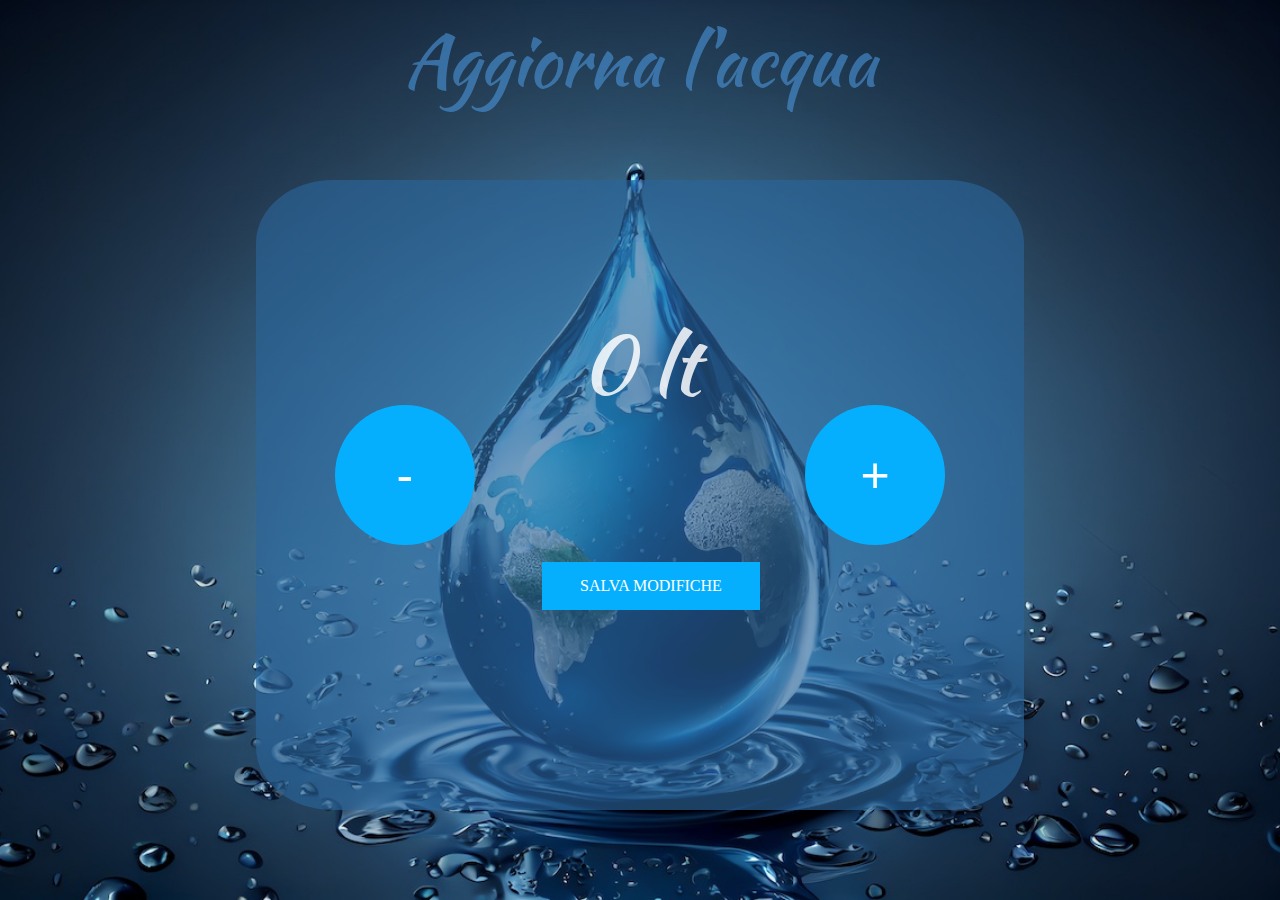
<file: src/agg_acqua.html>
<!DOCTYPE html>
<html>
    <head>
        <link rel="stylesheet" href="style3.css">
        <link rel="icon" type="image/vnd.icon" href="img/logo_webapp_MangioSano.png">
    </head>
  
    <body>
        <div class="sfondo1"></div>

        <div class="titolo">
            Aggiorna l'acqua
        </div>
        <div class="container_button">
            <div class="button_round_minus" id="minus_button">
                -
            </div> 
            <div class="button_round_plus" id="plus_button">
                +
            </div>
            <div class="button" id="save_button">
                SALVA MODIFICHE
            </div>
            <div class="litri" id="litri_value">
                <!-- Qui verrà visualizzato il valore dei litri -->
            </div>
        </div>
        
        <script>
            // Funzione per ottenere i parametri dalla query string dell'URL
            function getQueryParams() {
                const params = new URLSearchParams(window.location.search);
                return {
                    water: params.get('water'),  // Ottieni il valore di water
                    user: params.get('user'),    // Nome utente dalla query string
                    date: params.get('date')     // Data dalla query string
                };
            }
        
            // Funzione per aggiornare la visualizzazione dei litri
            function updateLitri(waterValue) {
                const litriValue = document.getElementById('litri_value');
                litriValue.textContent = `${waterValue} lt`;
            }
        
            // Inizializza la variabile per il valore dei litri
            let litri = 0;
        
            // Recupera gli elementi dal DOM
            const minusButton = document.getElementById('minus_button');
            const plusButton = document.getElementById('plus_button');
            const saveButton = document.getElementById('save_button');
            
            // Gestisci il clic sul pulsante minus
            minusButton.addEventListener('click', function() {
                if (litri > 0) {
                    litri--; // Decrementa solo se il valore è maggiore di zero
                    updateLitri(litri); // Aggiorna il valore sullo schermo
                }
            });
        
            // Gestisci il clic sul pulsante plus
            plusButton.addEventListener('click', function() {
                litri++; // Incrementa il valore
                updateLitri(litri); // Aggiorna il valore sullo schermo
            });
        
            // Gestisci il clic sul pulsante SALVA MODIFICHE
            saveButton.addEventListener('click', function() {
                // Ottieni i parametri dall'URL
                const { user, date } = getQueryParams();
                
                if (user && date) {
                    // Costruisci l'URL per reindirizzare l'utente
                    const url = `../php/add_water.php?litri=${litri}&user=${encodeURIComponent(user)}&date=${encodeURIComponent(date)}`;
                    
                    // Redirigi l'utente alla pagina con i parametri via URL
                    window.location.href = url;
                } else {
                    alert("Errore: dati utente o data mancanti.");
                }
            });
        
            // Al caricamento della pagina, prendi il valore di 'water' dalla query string
            window.onload = function() {
                const { water, user, date } = getQueryParams();  // Ottieni i parametri water, user e date dall'URL
                
                // Se water è presente nell'URL, usalo; altrimenti, imposta 0
                const initialWater = water ? parseFloat(water) : 0;
                
                // Imposta il valore iniziale di litri
                litri = initialWater;
                
                // Aggiorna la visualizzazione dei litri
                updateLitri(litri);
            };
        </script>
        
        
</body>
</html>
</file>
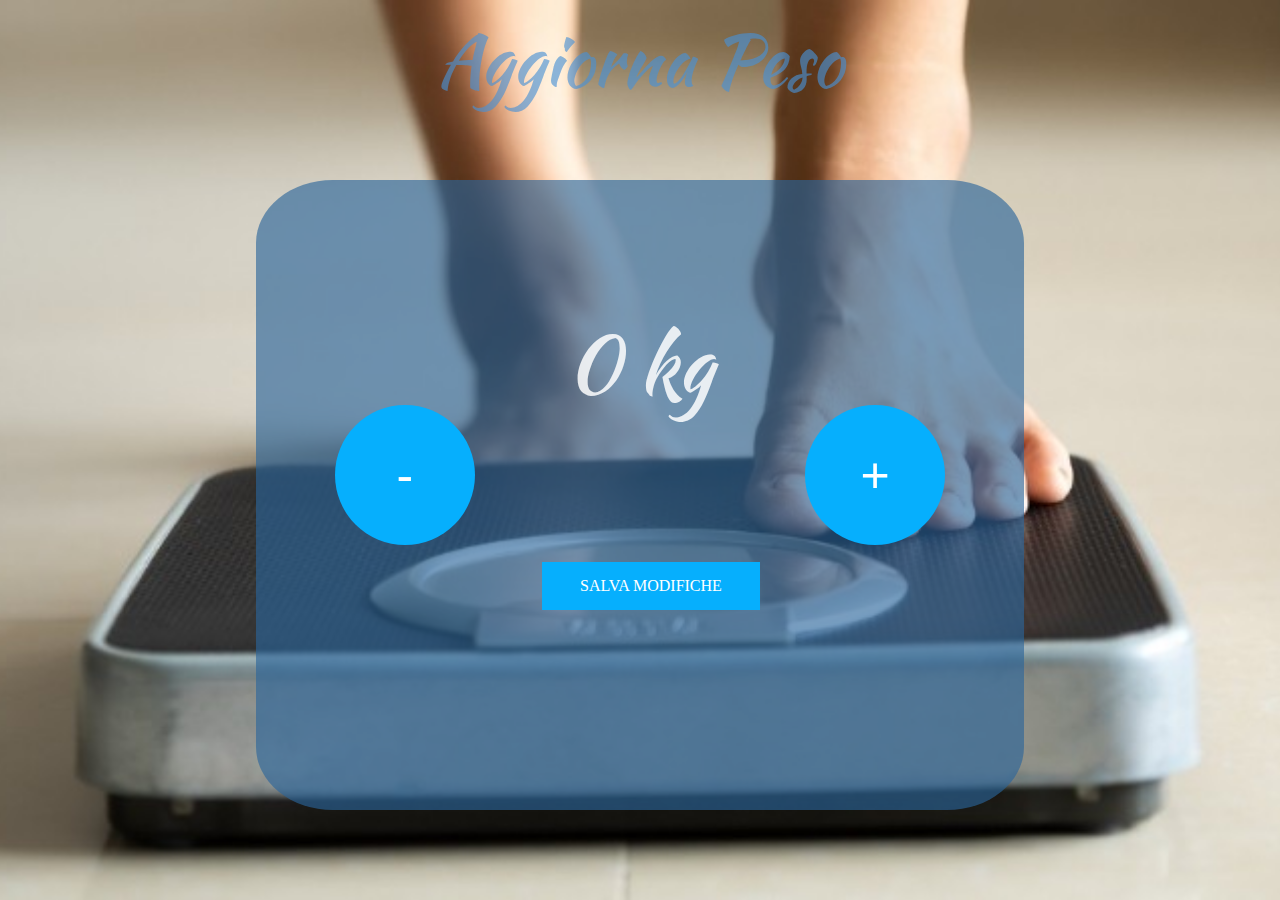
<file: src/agg_peso.html>
<!DOCTYPE html>
<html>
    <head>
        <link rel="stylesheet" href="style3.css">
        <link rel="icon" type="image/vnd.icon" href="img/logo_webapp_MangioSano.png">
    </head>
  
    <body>
        <div class="sfondo2"></div>

        <div class="titolo">
            Aggiorna Peso
        </div>
        <div class="container_button">
            <div class="button_round_minus" id="minus_button">
                -
            </div> 
            <div class="button_round_plus" id="plus_button">
                +
            </div>
            <div class="button" id="save_button">
                SALVA MODIFICHE
            </div>
            <div class="peso" id="peso_value">
                <!-- Qui verrà visualizzato il valore del peso -->
            </div>
        </div>
        
        <script>
            // Funzione per ottenere i parametri dalla query string dell'URL
            function getQueryParams() {
                const params = new URLSearchParams(window.location.search);
                return {
                    weight: params.get('weight'),  // Ottieni il valore di weight
                    user: params.get('user'),    // Nome utente dalla query string
                    date: params.get('date')     // Data dalla query string
                };
            }
        
            // Funzione per aggiornare la visualizzazione del peso
            function updatePeso(weightValue) {
                const pesoValue = document.getElementById('peso_value');
                pesoValue.textContent = `${weightValue} kg`;
            }
          // Al caricamento della pagina, prendi il valore di 'weight' dalla query string
          window.onload = function() {
                const { weight, user, date} = getQueryParams();  // Ottieni i parametri weight, user e date dall'URL

                // Se peso è presente nell'URL, usalo; altrimenti, imposta 0
                const initialPeso = weight ? parseFloat(weight) : 0;
                
                // Imposta il valore iniziale del peso
                let peso = initialPeso;
                
                // Aggiorna la visualizzazione del peso
                updatePeso(peso);

                
            // Recupera gli elementi dal DOM
            const minusButton = document.getElementById('minus_button');
            const plusButton = document.getElementById('plus_button');
            const saveButton = document.getElementById('save_button');
            
            // Gestisci il clic sul pulsante minus
            minusButton.addEventListener('click', function() {
                if (peso > 0) {
                    peso--; // Decrementa solo se il valore è maggiore di zero
                    updatePeso(peso); // Aggiorna il valore sullo schermo
                }
            });
        
            // Gestisci il clic sul pulsante plus
            plusButton.addEventListener('click', function() {
                peso++; // Incrementa il valore
                updatePeso(peso); // Aggiorna il valore sullo schermo
            });
        
            // Gestisci il clic sul pulsante SALVA MODIFICHE
            saveButton.addEventListener('click', function() {
                // Ottieni i parametri dall'URL
                const { user } = getQueryParams();
                
                if (user) {
                    // Costruisci l'URL per reindirizzare l'utente
                    const url = `../php/add_weight.php?weight=${peso}&user=${encodeURIComponent(user)}&date=${encodeURIComponent(date)}`;
                    
                    // Redirigi l'utente alla pagina con i parametri via URL
                    window.location.href = url;
                } else {
                    alert("Errore: dati utente o peso mancanti.");
                }
            });
        
            };
           
        
          
        </script>
        
        
</body>
</html>
</file>
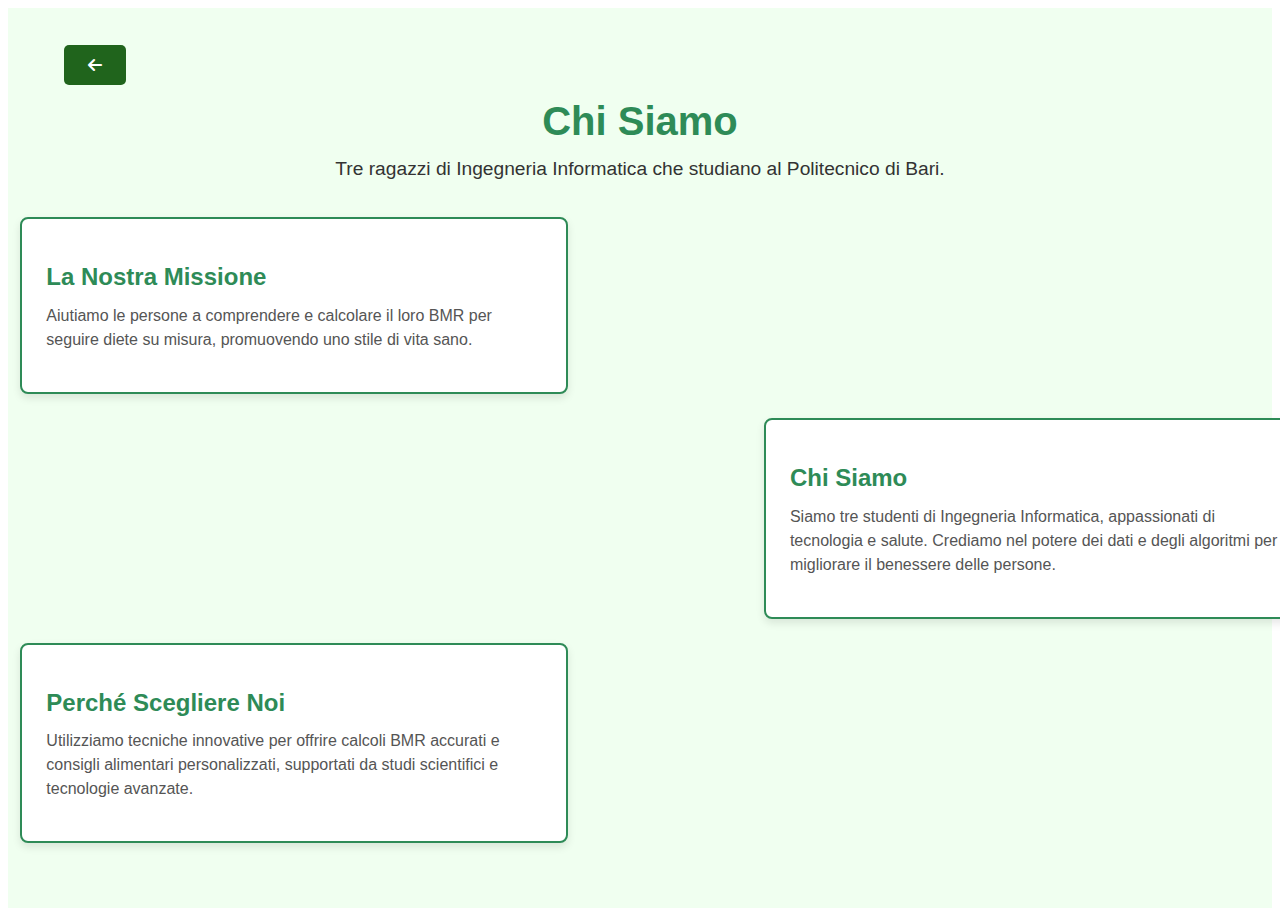
<file: src/chi_siamo.html>
<!DOCTYPE html>
<html lang="it">
<head>
    <meta charset="UTF-8">
    <meta name="viewport" content="width=device-width, initial-scale=1.0">
    <title>Chi Siamo - Calcolo BMR e Diete</title>
    <link rel="stylesheet" href="style3.css">
    <link rel="stylesheet" href="https://cdnjs.cloudflare.com/ajax/libs/font-awesome/6.0.0-beta3/css/all.min.css">
    <link rel="icon" type="image/vnd.icon" href="img/logo_webapp_MangioSano.png">
</head>
<body><div class="chi_siamo">
    <div class="chisiamo_body">
        <div class="login_btn">
            <button class="login_btn_hover" onclick="history.back()">
                <i class="fas fa-arrow-left icon"></i>
                
               </button>
        
           </div>
        <div class="container_chisiamo">
        <header>
            <h1>Chi Siamo</h1>
            <p >Tre ragazzi di Ingegneria Informatica che studiano al Politecnico di Bari.</p>
        </header>
        
        <section class="about-us">
            <div class="card_left">
                <h2>La Nostra Missione</h2>
                <p>Aiutiamo le persone a comprendere e calcolare il loro BMR per seguire diete su misura, promuovendo uno stile di vita sano.</p>
            </div>
            <div class="card_right">
                <h2>Chi Siamo</h2>
                <p>Siamo tre studenti di Ingegneria Informatica, appassionati di tecnologia e salute. Crediamo nel potere dei dati e degli algoritmi per migliorare il benessere delle persone.</p>
            </div>
            <div class="card_left">
                <h2>Perché Scegliere Noi</h2>
                <p>Utilizziamo tecniche innovative per offrire calcoli BMR accurati e consigli alimentari personalizzati, supportati da studi scientifici e tecnologie avanzate.</p>
            </div>
        </section>
    </div>
</div>
</div>
</body>
</html>
</file>
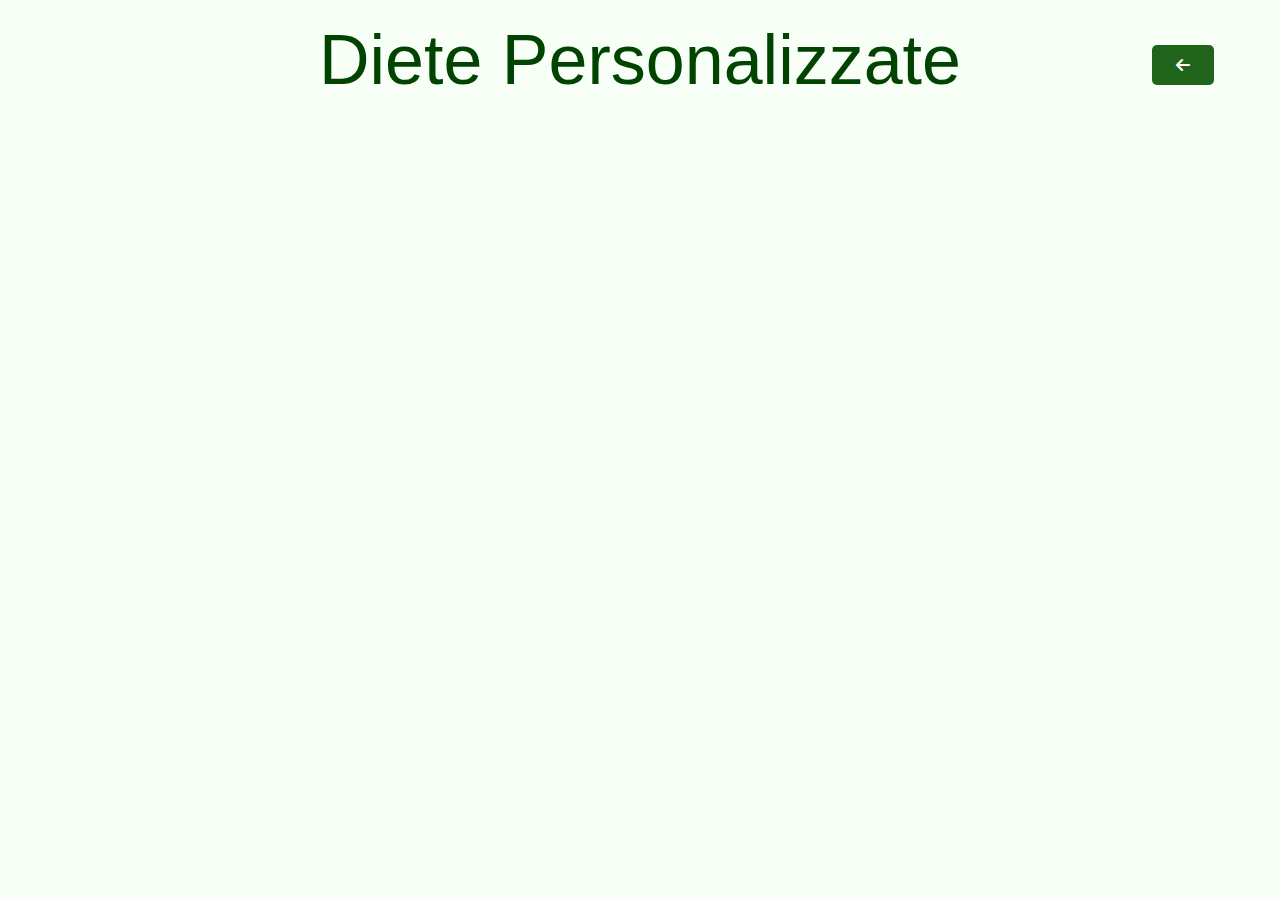
<file: src/diete_personalizzate.html>
<!DOCTYPE html>
<html lang="it">
<head>
    <meta charset="UTF-8">
    <meta name="viewport" content="width=device-width, initial-scale=1.0">
    <title>Diete Personalizzate</title>
    <link rel="stylesheet" href="style3.css">
    <link rel="stylesheet" href="https://cdnjs.cloudflare.com/ajax/libs/font-awesome/6.0.0-beta3/css/all.min.css">
    <link rel="icon" type="image/vnd.icon" href="img/logo_webapp_MangioSano.png">
</head>
<body class="body_diete">
    <div class="back_btn">
        <a href="javascript:void(0);" onclick="history.back();"><button  class="back_btn_hover" >
            <i class="fas fa-arrow-left icon"></i>
            
           </button>
        </a>
       </div>
    <header class="header_diete">
        Diete Personalizzate
    </header>
    <main>
        <!-- Aumento Massa -->
        <section class="diet-section full-page" id="mass-section">
            <div class="slider-container">
                <button class="slider-btn left" onclick="changeSlide('mass', -1)"><i class="fas fa-chevron-left"></i></button>
                <div class="diet-slider" id="mass">
                    <div class="slide active">
                        <h2>Aumento Massa - Giorno 1</h2>
                        <p class="diet-info">
                            <strong>Colazione:</strong> 4 uova, 100g di avena, 1 banana<br>
                            <strong>Pranzo:</strong> 150g di pollo, 200g di riso, 100g di broccoli<br>
                            <strong>Cena:</strong> 200g di salmone, 150g di quinoa, 50g di asparagi
                        </p>
                    </div>
                    <div class="slide">
                        <h2>Aumento Massa - Giorno 2</h2>
                        <p class="diet-info">
                            <strong>Colazione:</strong> 2 fette di pane integrale, 50g di burro d'arachidi<br>
                            <strong>Pranzo:</strong> 200g di tacchino, 150g di patate dolci, 100g di spinaci<br>
                            <strong>Cena:</strong> 200g di manzo magro, 100g di riso, insalata mista
                        </p>
                    </div>
                    <div class="slide">
                        <h2>Aumento Massa - Giorno 3</h2>
                        <p class="diet-info">
                            <strong>Colazione:</strong> Smoothie con proteine, 200ml di latte, 50g di avena<br>
                            <strong>Pranzo:</strong> 200g di pollo, 200g di pasta integrale, zucchine<br>
                            <strong>Cena:</strong> 200g di pesce bianco, 150g di couscous, carote al vapore
                        </p>
                    </div>
                </div>
                <button class="slider-btn right" onclick="changeSlide('mass', 1)"><i class="fas fa-chevron-right"></i></button>
            </div>
        </section>

        <!-- Mantenimento -->
        <section class="diet-section full-page" id="maintain-section">
            <div class="slider-container">
                <button class="slider-btn left" onclick="changeSlide('maintain', -1)"><i class="fas fa-chevron-left"></i></button>
                <div class="diet-slider" id="maintain">
                    <div class="slide active">
                        <h2>Mantenimento - Giorno 1</h2>
                        <p class="diet-info">
                            <strong>Colazione:</strong> 3 uova, 50g di pane integrale<br>
                            <strong>Pranzo:</strong> 150g di pollo, 150g di riso, verdure miste<br>
                            <strong>Cena:</strong> 150g di pesce bianco, patate al forno, insalata
                        </p>
                    </div>
                    <div class="slide">
                        <h2>Mantenimento - Giorno 2</h2>
                        <p class="diet-info">
                            <strong>Colazione:</strong> Yogurt greco con 30g di muesli<br>
                            <strong>Pranzo:</strong> 200g di tacchino, 100g di pasta integrale, pomodori<br>
                            <strong>Cena:</strong> Omelette con verdure e pane integrale
                        </p>
                    </div>
                    <div class="slide">
                        <h2>Mantenimento - Giorno 3</h2>
                        <p class="diet-info">
                            <strong>Colazione:</strong> 2 fette di pane integrale con avocado<br>
                            <strong>Pranzo:</strong> 150g di salmone, riso basmati, verdure<br>
                            <strong>Cena:</strong> 200g di petto di pollo, insalata mista
                        </p>
                    </div>
                </div>
                <button class="slider-btn right" onclick="changeSlide('maintain', 1)"><i class="fas fa-chevron-right"></i></button>
            </div>
        </section>

        <!-- Perdita Peso -->
        <section class="diet-section full-page" id="loss-section">
            <div class="slider-container">
                <button class="slider-btn left" onclick="changeSlide('loss', -1)"><i class="fas fa-chevron-left"></i></button>
                <div class="diet-slider" id="loss">
                    <div class="slide active">
                        <h2>Perdita Peso - Giorno 1</h2>
                        <p class="diet-info">
                            <strong>Colazione:</strong> 2 uova, 50g di avena<br>
                            <strong>Pranzo:</strong> 150g di petto di pollo, insalata mista<br>
                            <strong>Cena:</strong> Pesce al vapore, verdure grigliate
                        </p>
                    </div>
                    <div class="slide">
                        <h2>Perdita Peso - Giorno 2</h2>
                        <p class="diet-info">
                            <strong>Colazione:</strong> Yogurt magro con frutta<br>
                            <strong>Pranzo:</strong> 100g di tacchino, zucchine grigliate<br>
                            <strong>Cena:</strong> 150g di tofu, insalata
                        </p>
                    </div>
                    <div class="slide">
                        <h2>Perdita Peso - Giorno 3</h2>
                        <p class="diet-info">
                            <strong>Colazione:</strong> Smoothie con proteine e frutta<br>
                            <strong>Pranzo:</strong> Insalata di tonno con verdure<br>
                            <strong>Cena:</strong> 200g di pesce bianco, broccoli al vapore
                        </p>
                    </div>
                </div>
                <button class="slider-btn right" onclick="changeSlide('loss', 1)"><i class="fas fa-chevron-right"></i></button>
            </div>
        </section>
    </main>

    <script>
        document.addEventListener("DOMContentLoaded", () => {
            const purpous = new URLSearchParams(window.location.search).get("purpous");
            const sections = {
                1: "loss-section",
                2: "mass-section",
                3: "maintain-section"
            };

            Object.keys(sections).forEach(key => {
                const section = document.getElementById(sections[key]);
                section.style.display = (key === purpous) ? "flex" : "none";
            });

            document.querySelectorAll('.diet-slider').forEach(slider => {
                const slides = slider.querySelectorAll('.slide');
                slides.forEach(slide => slide.classList.remove('active'));
                slides[0].classList.add('active');
            });
        });

        function changeSlide(sectionId, direction) {
            const slider = document.getElementById(sectionId);
            const slides = slider.querySelectorAll('.slide');
            const activeSlide = slider.querySelector('.slide.active');
            let currentIndex = Array.from(slides).indexOf(activeSlide);

            slides[currentIndex].classList.remove('active');
            currentIndex = (currentIndex + direction + slides.length) % slides.length;
            slides[currentIndex].classList.add('active');
        }
    </script>
</body>
</html>
</file>
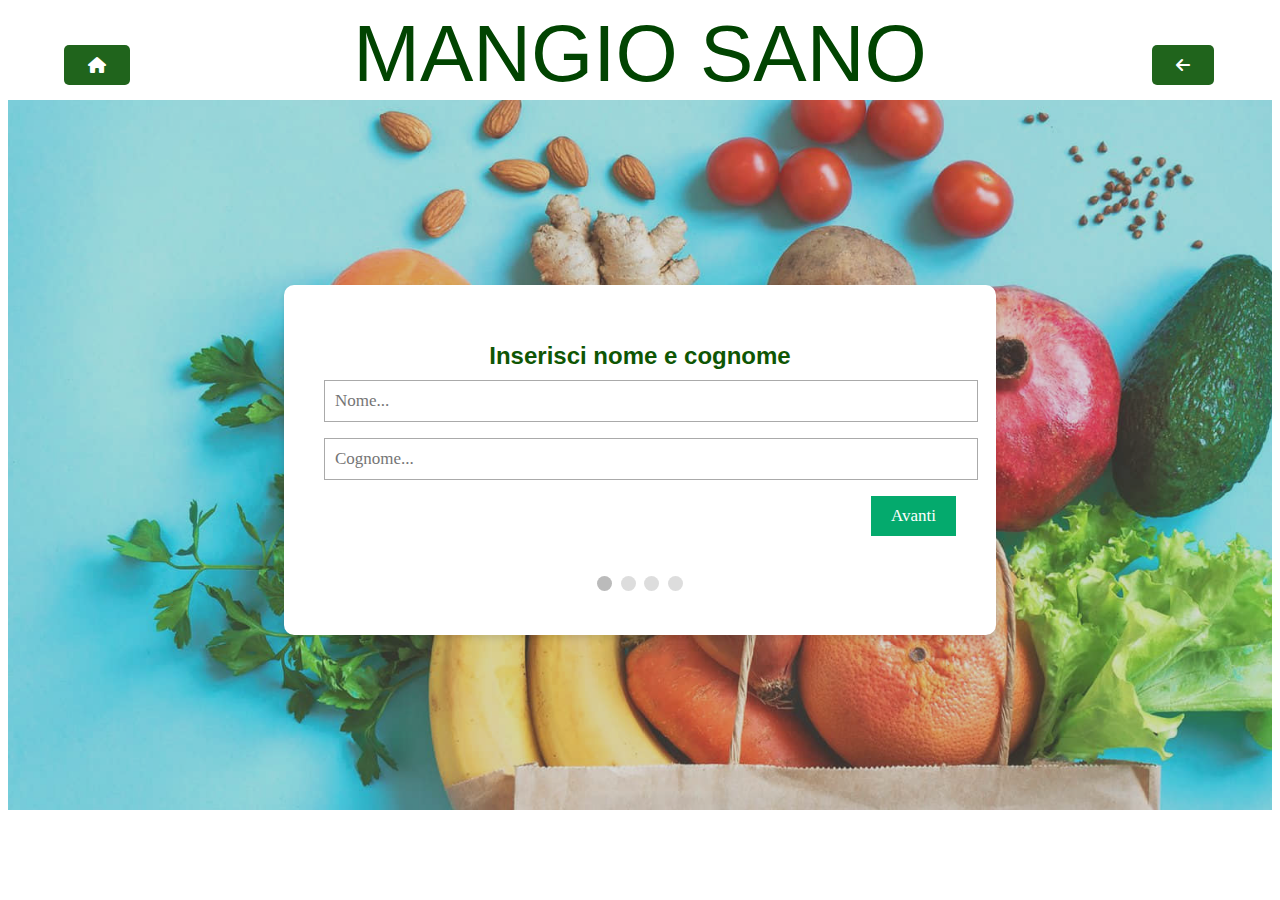
<file: src/form.html>
<!DOCTYPE html>
<html lang="it" >
<head>
    <meta charset="UTF-8">
    <meta name="viewport" content="width=device-width, initial-scale=1.0">
    <meta http-equiv="X-UA-Compatible" content="IE=edge">
    <link rel="stylesheet" href="style3.css">
    <link rel="stylesheet" href="https://cdnjs.cloudflare.com/ajax/libs/font-awesome/6.0.0-beta3/css/all.min.css">
    <link rel="icon" type="image/vnd.icon" href="img/logo_webapp_MangioSano.png">
</head>
<body>
  <script>
    window.onload = function() {
        const urlParams = new URLSearchParams(window.location.search);
        // Imposta i valori degli input se presenti nella query string
        document.querySelector('input[name="fname"]').value = urlParams.get('fname') || '';
        document.querySelector('input[name="lname"]').value = urlParams.get('lname') || '';
        document.querySelector('input[name="email"]').value = urlParams.get('email') || '';
        document.querySelector('input[name="phone"]').value = urlParams.get('phone') || '';
        document.querySelector('input[name="dd"]').value = urlParams.get('dd') || '';
        document.querySelector('input[name="mm"]').value = urlParams.get('mm') || '';
        document.querySelector('input[name="yyyy"]').value = urlParams.get('yyyy') || '';
        document.querySelector('input[name="uname"]').value = urlParams.get('uname') || '';
        const uname = urlParams.get('uname');

        if(uname)
        {
          setTimeout( function() {
            alert("Errore! Utente già esistente");
          }, 250);
          
        }
    };
</script>
<div class="titolo_index">
  
  <div class="login_btn">
    <a href="index.html"><button class="login_btn_hover" >
        <i class="fas fa-home icon"></i>
        
       </button>
    </a>
   </div>
   <div class="back_btn">
    <a href="login.html"><button class="back_btn_hover" >
        <i class="fas fa-arrow-left icon"></i>
        
       </button>
    </a>
   </div>
  MANGIO SANO
</div>
<div class="body_index">
   
      <div class="regform_div">
      <form class="regForm" id="regForm" action="../php/connessione.php" method="post">
        <!-- form  -->
        <div class="tab"><h1>Inserisci nome e cognome</h1>
          <p><input placeholder="Nome..." oninput="this.className = ''" name="fname" ></p>
          <p><input placeholder="Cognome..." oninput="this.className = ''" name="lname"></p>
        </div>
        <div class="tab">Info di contatto:
          <p><input placeholder="E-mail..." oninput="this.className = ''" name="email"></p>
          <p><input placeholder="Telefono..." oninput="this.className = ''" name="phone"></p>
        </div>
        <div class="tab">Data di nascita:
          <p><input type="number" placeholder="gg" oninput="this.className = ''" name="dd" max="31" required></p>
          <p><input type="number" placeholder="mm" oninput="this.className = ''" name="mm" max="12" required></p>
          <p><input type="number" placeholder="aaaa" oninput="this.className = ''" name="yyyy" min="1950" max="2024" required></p>
        </div>
        <div class="tab">Login:
          <p><input placeholder="Username..." oninput="this.className = ''" name="uname"></p>
          <p><input placeholder="Password..." oninput="this.className = ''" name="pword" type="password"></p>
        </div>
        <div style="overflow:auto;">
          <div style="float:right;">
            <button type="button" id="prevBtn" onclick="nextPrev(-1)">Indietro</button>
            <button type="button" id="nextBtn" onclick="nextPrev(1)">Avanti</button>
          </div>
        </div>
        <!-- Cerchi per il form  -->
        <div style="text-align:center;margin-top:40px;">
          <span class="step"></span>
          <span class="step"></span>
          <span class="step"></span>
          <span class="step"></span>
        </div>
      </div>
      </form>
    </div>
      <script>
      var currentTab = 0; 
      showTab(currentTab); // Visualizza tabella
      
      function showTab(n) {
       
        var x = document.getElementsByClassName("tab");
        x[n].style.display = "block";
        // Previous/Next buttons:
        if (n == 0) {
          document.getElementById("prevBtn").style.display = "none";
        } else {
          document.getElementById("prevBtn").style.display = "inline";
        }
        if (n == (x.length - 1)) {
          document.getElementById("nextBtn").innerHTML = "Invia";
        } else {
          document.getElementById("nextBtn").innerHTML = "Avanti";
        }
      
        fixStepIndicator(n)
      }
      
      function nextPrev(n) {
       
        var x = document.getElementsByClassName("tab");
       
        if (n == 1 && !validateForm()) return false;
        // Nasconde tabella:
        x[currentTab].style.display = "none";
        currentTab = currentTab + n;
        //se raggiunge la fine
        if (currentTab >= x.length) {
          // invia il form
          document.getElementById("regForm").submit();
          return false;
        }
        
        showTab(currentTab);
      }
      
      function validateForm() {
    var x, y, i, valid = true;
    x = document.getElementsByClassName("tab");
    y = x[currentTab].getElementsByTagName("input");
    
    // ciclo che controlla ciascun elemento 
    for (i = 0; i < y.length; i++) {
        if (y[i].name === "dd" || y[i].name === "mm" || y[i].name === "yyyy") {
            // validazione
            if (!validateDate()) {
                valid = false;
            }
        } else {
            // se non è valido
            if (y[i].value == "") {
                y[i].className += " invalid";
                valid = false;
            }
        }
    }
    
    // se risulta valido
    if (valid) {
        document.getElementsByClassName("step")[currentTab].className += " finish";
    }
    return valid; // ritorna lo stato
}

function validateDate() {
    var dd = document.querySelector('input[name="dd"]').value;
    var mm = document.querySelector('input[name="mm"]').value;
    var yyyy = document.querySelector('input[name="yyyy"]').value;

    var dateValid = true;
    
    // check per la data
    if (dd < 1 || dd > 31 || mm < 1 || mm > 12 || yyyy < 1950 || yyyy > 2024) {
        dateValid = false;
    }

    // validazione data attuale
    if (dateValid) {
        var daysInMonth = new Date(yyyy, mm, 0).getDate();
        if (dd > daysInMonth) {
            dateValid = false;
        }
    }

    // aggiungi la classe invalid
    if (!dateValid) {
        document.querySelector('input[name="dd"]').classList.add("invalid");
        document.querySelector('input[name="mm"]').classList.add("invalid");
        document.querySelector('input[name="yyyy"]').classList.add("invalid");
    } else {
        document.querySelector('input[name="dd"]').classList.remove("invalid");
        document.querySelector('input[name="mm"]').classList.remove("invalid");
        document.querySelector('input[name="yyyy"]').classList.remove("invalid");
    }

    return dateValid;
}

      
      function fixStepIndicator(n) {
        
        var i, x = document.getElementsByClassName("step");
        for (i = 0; i < x.length; i++) {
          x[i].className = x[i].className.replace(" active", "");
        }
        x[n].className += " active";
      }
      </script>
</body>
</html>
</file>
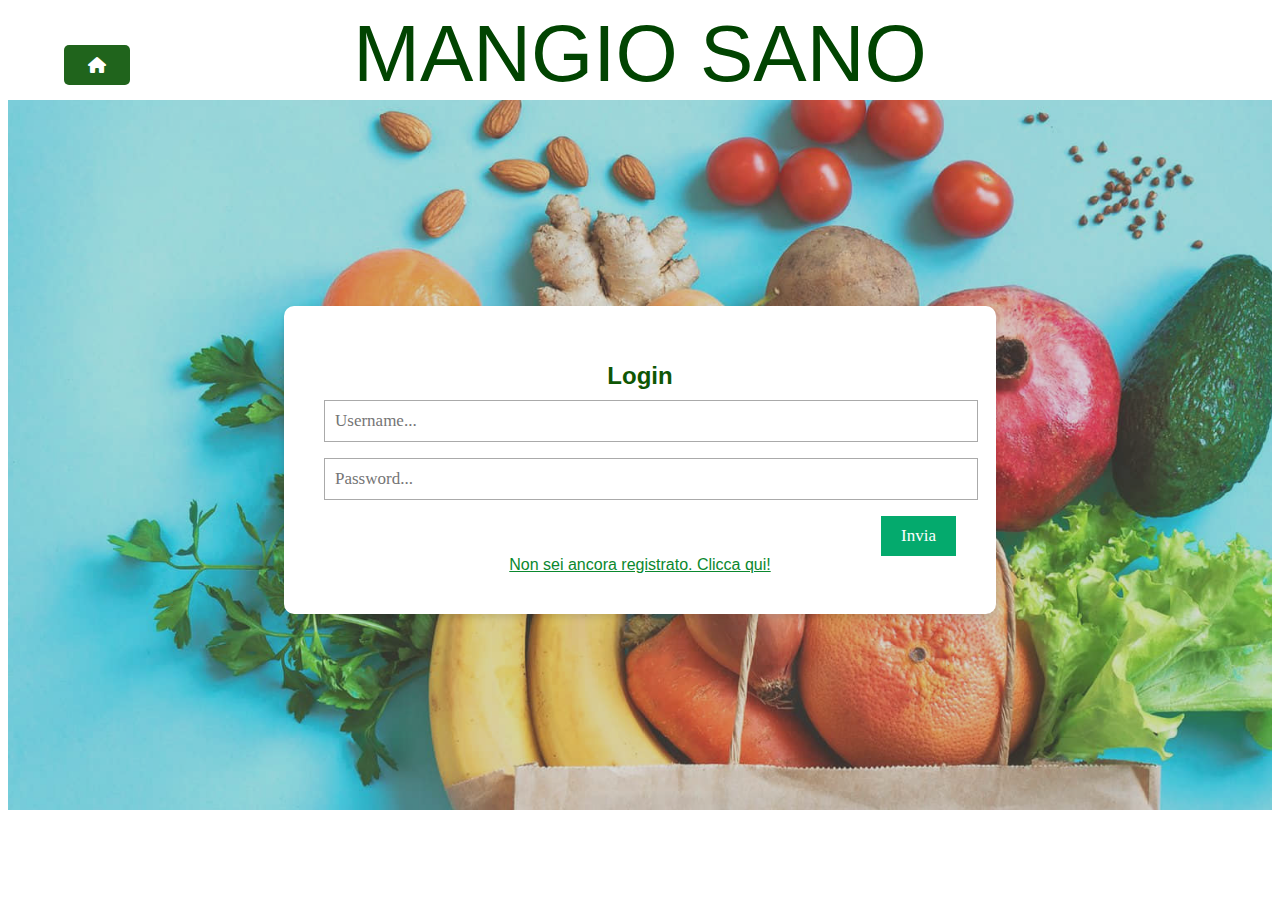
<file: src/login.html>
<!DOCTYPE html>
<html lang="it" >
<head>
    <meta charset="UTF-8">
    <meta name="viewport" content="width=device-width, initial-scale=1.0">
    <meta http-equiv="X-UA-Compatible" content="IE=edge">
    <link rel="stylesheet" href="style3.css">
    <link rel="stylesheet" href="https://cdnjs.cloudflare.com/ajax/libs/font-awesome/6.0.0-beta3/css/all.min.css">
    <link rel="icon" type="image/vnd.icon" href="img/logo_webapp_MangioSano.png">
</head>
<body>
  <script>
    // Funzione per ottenere i parametri dell'URL
    function getUrlParameter(name) {
        const urlParams = new URLSearchParams(window.location.search);
        return urlParams.get(name);
    }

    // Verifica la presenza del parametro "error" nell'URL
    if (getUrlParameter('error') === 'password') {
     
        setTimeout(function() {
            alert("PASSWORD ERRATA");
            var x, y, i, valid = true;
        x = document.getElementsByClassName("tab");
        y = x[currentTab].getElementsByTagName("input");
        // A loop that checks every input field in the current tab:
          y[1].className += " invalid";
          return valid;
        }, 200); // Ritardo per assicurarsi che la pagina sia caricata
    }else if (getUrlParameter('error') === 'username'){
      setTimeout(function() {
            alert("USERNAME ERRATO");
            var x, y, i, valid = true;
        x = document.getElementsByClassName("tab");
        y = x[currentTab].getElementsByTagName("input");
        
          y[0].className += " invalid";
          return valid;
        }, 200); // Ritardo per assicurarsi che la pagina sia caricata
    }
</script>
<div class="titolo_index">
  <div class="login_btn">
    <a href="index.html"><button class="login_btn_hover" >
        <i class="fas fa-home icon"></i>
        
       </button>
    </a>
   </div>
  MANGIO SANO
</div>
<div class="body_index">
    
    
      <div class="regform_div">
      <form class="regForm" id="regForm" action="../php/login.php" method="post">
        <div class="tab"><h1>Login</h1>
            <p><input placeholder="Username..." oninput="this.className = ''" name="username"></p>
            <p><input placeholder="Password..." oninput="this.className = ''" name="password" type="password"></p>
          </div>
          <div style="overflow:auto;">
            <div style="float:right;">
        <button type="submit" class="btn_invia_login">Invia</button>
    </div>

</div>

        <div class="register_link">
            <a href="form.html">
                Non sei ancora registrato. Clicca qui!
            </a> 
        </div>
       
      </form>
    </div>
    </div>
      <script>
        var currentTab = 0; 
        showTab(currentTab); 
        
        function showTab(n) {
          var x = document.getElementsByClassName("tab");
          x[n].style.display = "block";
          
          if (n == (x.length - 1)) {
            document.getElementById("nextBtn").innerHTML = "Invia";
          } else {
            document.getElementById("nextBtn").innerHTML = "Avanti";
          }
          fixStepIndicator(n)
        }
        </script>
      
     
</body>
</html>
</file>
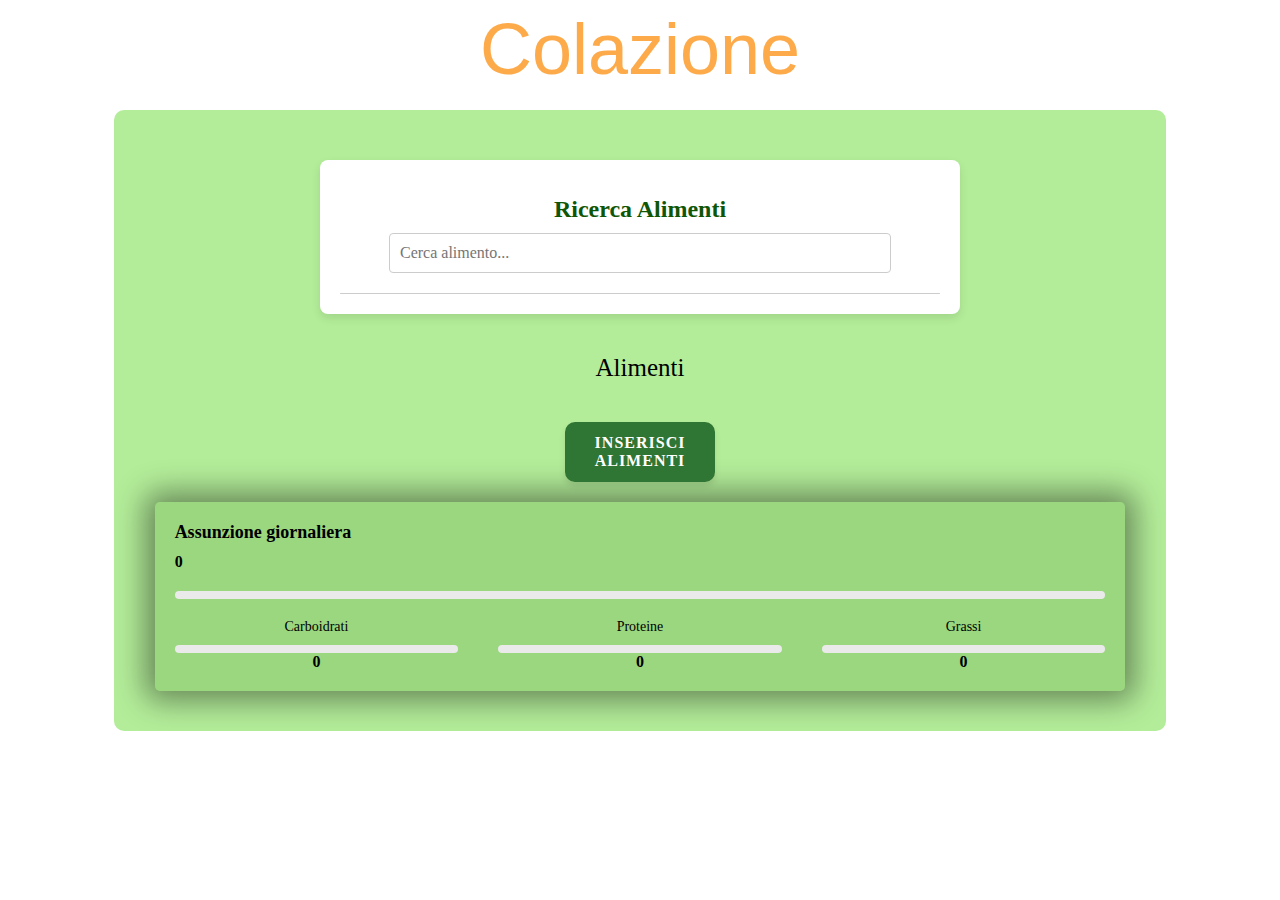
<file: src/pasto.html>
<!DOCTYPE html>
<html>
    <head>
        <link rel="stylesheet" href="style3.css">
        <link rel="icon" type="image/vnd.icon" href="img/logo_webapp_MangioSano.png">
    </head>

    <body>
     
        <div class="titolo1">
            Colazione
        </div>

        
        <div class="container1">
            <div class="div_container">
            <div class="container_search">
                <h1>Ricerca Alimenti</h1>
                <input type="text" id="search" placeholder="Cerca alimento..." autocomplete="off">
                <div id="suggestions"></div>
            </div>
            
            <script >
   // Funzione che svuota il campo di ricerca
   function clearSearchField() {
        document.getElementById('search').value = '';
        document.getElementById('suggestions').innerHTML = '';
    }

    // Azzera la barra di ricerca quando la pagina viene ricaricata o cambiata
    window.onload = function() {
        clearSearchField();

    };

    // Evento per quando la pagina viene mostrata, anche quando si torna indietro con il browser
    window.addEventListener('pageshow', function() {
        clearSearchField();
    });
    // Funzione per ottenere i parametri dall'URL
    function getUrlParameter(name) {
                const urlParams = new URLSearchParams(window.location.search);
                return urlParams.get(name);
            }
    
            // Recupera il parametro "pasto" dall'URL
            const pasto = getUrlParameter('pasto');
    
            // Se il parametro "pasto" è presente, aggiorna il contenuto del div
            if (pasto) {
                const titoloElement = document.querySelector('.titolo1');
                titoloElement.textContent = pasto.charAt(0).toUpperCase() + pasto.slice(1);  // Capitalizza la prima lettera
            }
                const url = new URL(window.location.href);

// Crea un oggetto URLSearchParams per lavorare con i parametri di query
const params = new URLSearchParams(url.search);

// Ottieni un parametro specifico
const id_day = params.get('id_day'); 
const user = params.get('user'); 
const date = params.get('date'); 


                document.getElementById('search').addEventListener('keyup', function() {
                let query = this.value;
            
                if (query.length > 2) {
                    fetchSuggestions(query);
                } else {
                    document.getElementById('suggestions').innerHTML = '';
                }
            });
            
            function fetchSuggestions(query) {
                let xhr = new XMLHttpRequest();
                xhr.open('GET', '../php/search.php?q=' + query, true);
                xhr.onreadystatechange = function() {
                    if (xhr.readyState == 4 && xhr.status == 200) {
                        let suggestions = JSON.parse(xhr.responseText);
                        displaySuggestions(suggestions);
                    }
                };
                xhr.send();
            }
            
            function displaySuggestions(suggestions) {
                let suggestionsContainer = document.getElementById('suggestions');
                suggestionsContainer.innerHTML = '';
            
                if (suggestions.length > 0) {
                    suggestions.forEach(function(suggestion) {
                        let div = document.createElement('div');
                        div.classList.add('suggestion-item');
                        div.innerHTML = suggestion.name;  // 'name' è il nome dell'alimento (food_name)
                        div.addEventListener('click', function() {
                            window.location.href = '../php/pagina-alimento.php?id_day='+ id_day +'&id_food=' + suggestion.id+'&pasto='+ pasto;
                        });
                        suggestionsContainer.appendChild(div);
                    });
                } else {
                    suggestionsContainer.innerHTML = '<div class="suggestion-item">Nessun risultato trovato</div>';
                }
            }
            document.addEventListener('click', function(event) {
    let searchBox = document.getElementById('search');
    let suggestionsContainer = document.getElementById('suggestions');

    if (!searchBox.contains(event.target) && !suggestionsContainer.contains(event.target)) {
        suggestionsContainer.innerHTML = '';  // Chiudi i suggerimenti
    }
});
</script>            </div>

            <div class="titolo_lista">
                Alimenti
            </div>
            <ul class="alimenti" id="alimentList">
                <!-- Gli alimenti verranno inseriti qui -->
            </ul>

           <script>

              // Funzione per ottenere gli alimenti dal server tramite PHP
    function fetchAlimenti(pasto) {
        let totalCalories = 0;
let totalCarbo = 0;
let totalProtein = 0;
let totalFat = 0;
        fetch('../php/get_alimenti.php?id_day=' + id_day + '&pasto=' + pasto)
            .then(response => response.json())
            .then(data => {
                if (data.length > 0) {
                    const bmr_calories = data[0].bmr_calories;
const bmr_carbo = data[0].bmr_carbo;
const bmr_protein = data[0].bmr_protein;
const bmr_fat = data[0].bmr_fat;
                    // Pulisci la lista alimenti
                    const alimentList = document.getElementById('alimentList');
                    alimentList.innerHTML = '';
                   
                    // Aggiungi ogni alimento trovato nella lista
                    data.forEach(item => {
                        // Somma i valori delle rispettive proprietà
    totalCalories += (item.calories/100)*item.quantity;
    totalCarbo += (item.carbo/100)*item.quantity;
    totalProtein += (item.protein/100)*item.quantity;
    totalFat += (item.fat/100)*item.quantity;
                        let listItem = document.createElement('li');
                        // Crea un elemento 
    let link = document.createElement('a');
    link.href = `../php/pagina-alimento.php?id_food=${item.id_food}&quantity=${item.quantity}`;
    link.textContent = `${item.food_name} ${item.quantity} gr`;

// Aggiungi il link come contenuto dell'elemento <li>
listItem.appendChild(link);
                        
                          // Aggiungi un bottone "x" per eliminare l'alimento
                    let removeButton = document.createElement('button');
                    removeButton.textContent = 'x';
                    removeButton.classList.add('remove-btn');
                    removeButton.onclick = function() {
                        removeAlimento(item.id_food);
                    };
                    listItem.appendChild(removeButton);
                        alimentList.appendChild(listItem);
                    });
                
                    document.querySelector('.calories span').textContent = `${totalCalories.toFixed(0)} / ${bmr_calories.toFixed(0)} kcal`;
                document.querySelectorAll('.macros .macro').forEach((macro, index) => {
                    if (index === 0) { // Carboidrati
                        macro.querySelector('.amount').textContent = `${totalCarbo.toFixed(0)} / ${bmr_carbo.toFixed(0)} gr`;
                    } else if (index === 1) { // Proteine
                        macro.querySelector('.amount').textContent = `${totalProtein.toFixed(0)} / ${bmr_protein.toFixed(0)} gr`;
                    } else if (index === 2) { // Grassi
                        macro.querySelector('.amount').textContent = `${totalFat.toFixed(0)} / ${bmr_fat.toFixed(0)} gr`;
                    }
                });
                const green='.progress-green';
                const orange='.progress-bar-orange';
                const pink='.progress-bar-pink';
                const purple='.progress-bar-purple';
                updateProgressBar(bmr_calories, totalCalories, green);
                updateProgressBar(bmr_carbo, totalCarbo, orange);
                updateProgressBar(bmr_protein, totalProtein, pink);
                updateProgressBar(bmr_fat, totalFat, purple);
                } else {
                    document.getElementById('alimentList').innerHTML = '<li>Nessun alimento trovato</li>';
                }
            })
            .catch(error => {
                console.error('Errore nella richiesta:', error);
            });
    }

    // Funzione per aggiornare la progress bar dei carboidrati
function updateProgressBar(bmr, total,bar) {
    // Calcola la percentuale
    let percentuale = (total / bmr) * 100;

    // Limita la percentuale tra 0 e 100
    percentuale = Math.min(Math.max(percentuale, 0), 100);

    // Imposta la larghezza della progress bar
    document.querySelector(bar).style.width = percentuale + '%';
}

// Funzione per rimuovere l'alimento dal DB
function removeAlimento(id_food) {
    window.location.href="../php/remove_alimento.php?id_food="+id_food+"&id_day="+id_day+"&pasto="+pasto;
    setTimeout(function() {
        window.location.reload();
    }, 100);
}

    window.addEventListener('pageshow', function() {
    
    fetchAlimenti(pasto);
});

    // Chiamata alla funzione per ottenere gli alimenti
    window.onload = fetchAlimenti(pasto);
           </script> 
            
<div class="div_btn_savealiment">
            <button class="btn_savealiment" onclick="changepage()">INSERISCI ALIMENTI</button>
        </div>
            
<script>
    function changepage(){
    window.location.href='../php/intro.php?date='+date+'&user='+user;
    }
</script>
            
            <div class="assunzione">
                <div class="title">Assunzione giornaliera</div>
         <div class="calories">
             <span>0</span>
         </div>
         <div class="progress-bar">
             <div class="progress-green"></div>
             </div>
             <div class="macros">
                 <div class="macro">
                     <div class="label">Carboidrati</div>
                     <div class="progress-bar">
                         <div class="progress-bar-orange"></div>
                     </div>
                     <div class="amount">0</div>
                 </div>
     
                 <div class="macro">
                     <div class="label">Proteine</div>
                     <div class="progress-bar">
                         <div class="progress-bar-pink"></div>
                     </div>
                     <div class="amount">0</div>
                 </div>
     
                 <div class="macro">
                     <div class="label">Grassi</div>
                     <div class="progress-bar">
                         <div class="progress-bar-purple"></div>
                     </div>
                     <div class="amount">0</div>
                 </div>
             </div>
         </div>
 

        </div>

       

</body>
</html>
</file>
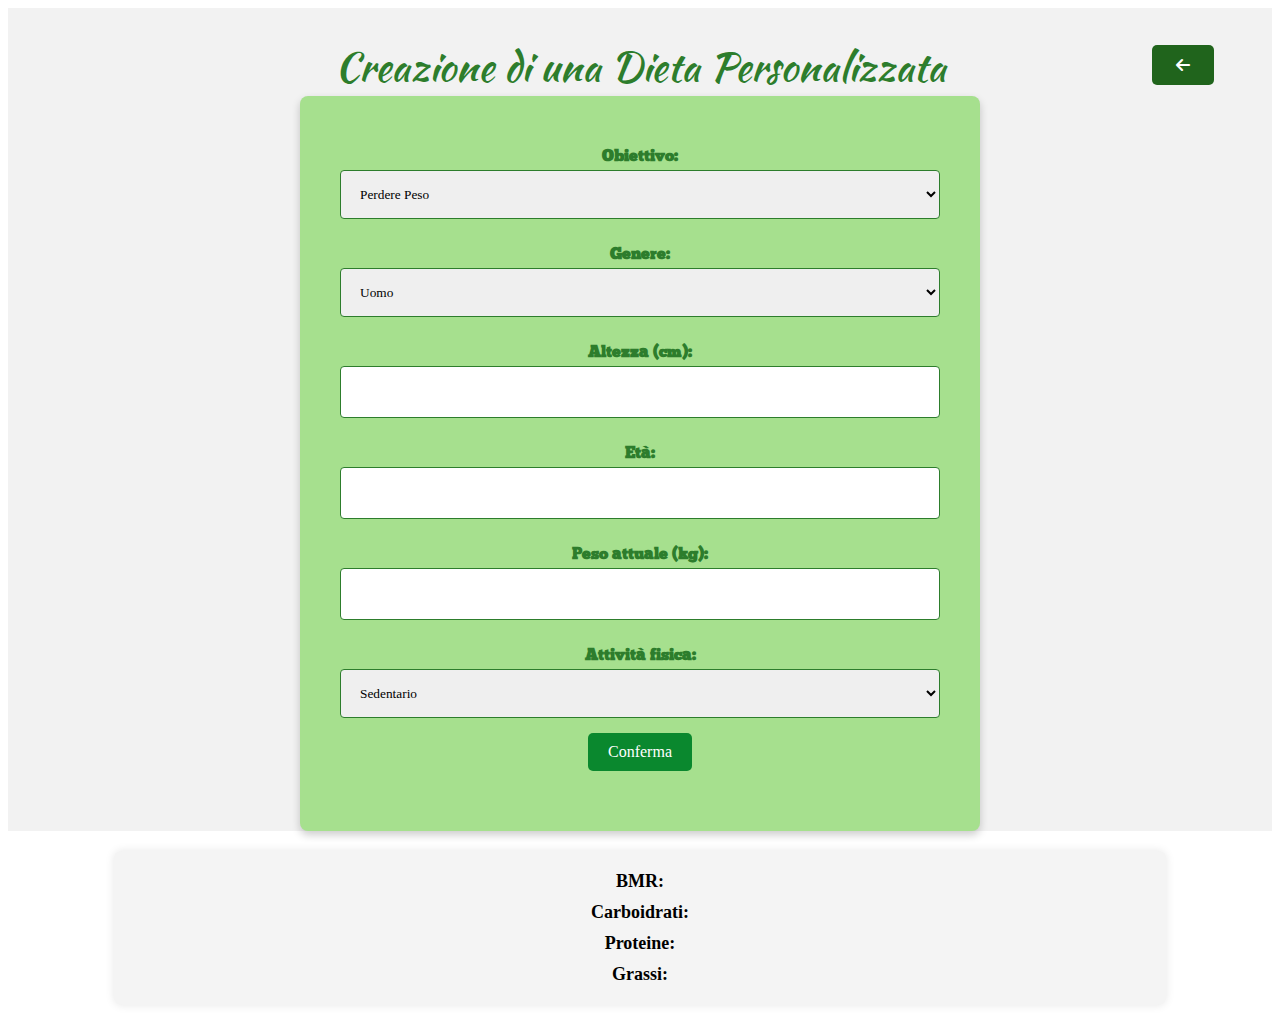
<file: src/prova.html>
<!DOCTYPE html>
<html lang="it">
<head>
    <meta charset="UTF-8">
    <meta name="viewport" content="width=device-width, initial-scale=1.0">
    <title>Creazione Dieta</title>
    <link rel="stylesheet" href="style3.css">
    <link rel="stylesheet" href="https://cdnjs.cloudflare.com/ajax/libs/font-awesome/6.0.0-beta3/css/all.min.css">
    <link rel="icon" type="image/vnd.icon" href="img/logo_webapp_MangioSano.png">
</head>
<body>
    <div class="div">
        <div class="body_prova">
    <div class="body_form_obb">
    <div class="title_obb">Creazione di una Dieta Personalizzata</div>
    <div class="back_btn">
        <a href="index.html"><button class="back_btn_hover" >
            <i class="fas fa-arrow-left icon"></i>
            
           </button>
        </a>
       </div>
 
        
    <div class="container">
     
           
            <!-- Obiettivo -->
            <label for="obiettivo">Obiettivo:</label>
            <select name="obiettivo" id="obiettivo" required>
                <option value="1">Perdere Peso</option>
                <option value="2">Aumentare Peso</option>
                <option value="3">Mantenere Peso</option>
            </select>

            <!-- Genere -->
            <label for="genere">Genere:</label>
            <select name="genere" id="genere" required>
                <option >Uomo</option>
                <option >Donna</option>
            </select>

            <!-- Altezza -->
            <label for="altezza">Altezza (cm):</label>
            <input type="number" name="altezza" id="altezza" required min="50" max="250" step="1">

             <!-- Eta -->
             <label for="eta">Età:</label>
             <input type="number" name="eta" id="eta" required max="250" step="1">

            <!-- Peso attuale -->
            <label for="peso">Peso attuale (kg):</label>
            <input type="number" name="peso" id="peso" required step="1">

            <!-- Livello di attività fisica -->
            <label for="attivita">Attività fisica:</label>
            <select name="attivita" id="attivita" required>
                <option value="1">Sedentario</option>
                <option value="2">Leggermente Attivo</option>
                <option value="3">Moderatamente Attivo</option>
                <option value="4">Molto Attivo</option>
                <option value="5">Estremamente Attivo</option>
            </select>

            <!-- Pulsante di conferma -->
            <button class="hover-button" onclick="calculatebmr()">Conferma</button>
        
        </div>
    </div>
    <div class="result-box">
        <div id="bmr">BMR: </div>
        <div id="carbo">Carboidrati: </div>
        <div id="protein">Proteine: </div>
        <div id="fat">Grassi: </div>
    </div>
</div>


    <script>
   function calculatebmr(){
    // Recupera i valori dal form
    const obb = parseInt(document.getElementById('obiettivo').value);
            const genere = document.getElementById('genere').value;
            const altezza = document.getElementById('altezza').value;
            const eta = document.getElementById('eta').value;
            const peso_att = document.getElementById('peso').value;
            const attivita = parseInt(document.getElementById('attivita').value);
              // Validazione dei campi
    if (isNaN(altezza) || altezza < 50 || altezza > 250) {
        alert("L'altezza deve essere un valore compreso tra 50 e 250 cm.");
        return;
    }
    if (isNaN(eta) || eta < 1 || eta > 150) {
        alert("L'età deve essere un valore compreso tra 1 e 150 anni.");
        return;
    }
    if (isNaN(peso_att) || peso_att < 30 || peso_att > 250) {
        alert("Il peso deve essere un valore compreso tra 30 e 250 kg.");
        return;
    }
            let BMR=0;
            let carbo=0;
            let protein=0;
            let fat=0;
    // Calcolo del BMR
    if (genere == "Uomo") {
        BMR = (10 * peso_att) + (6.25 * altezza) - (5 * eta) + 5;
    } else {
        BMR = (10 * peso_att) + (6.25 * altezza) - (5 * eta) - 161;
    }

    // Modifica del BMR in base all'attività
    switch (attivita) {
        case 1:
            BMR *= 1.2;
            break;
        case 2:
            BMR *= 1.375;
            break;
        case 3:
            BMR *= 1.55;
            break;
        case 4:
            BMR *= 1.725;
            break;
        case 5:
            BMR *= 1.9;
            default:
                break;
    }

    // Calcolo dei macronutrienti
    if (obb == 1) { // Perdita peso
        carbo = (BMR * 0.45)/4;
        protein = (BMR * 0.30)/4;
        fat = (BMR * 0.25)/9;
    } else if (obb == 2){ // Aumento
        carbo = (BMR * 0.50)/4;
        protein = (BMR * 0.25)/4;
        fat = (BMR * 0.25)/9;
    }else { // mantenimento massa
        carbo = (BMR * 0.50)/4;
        protein = (BMR * 0.20)/4;
        fat = (BMR * 0.30)/9;
    }
let calories=BMR;

    // Aggiorna la box con i risultati
    document.getElementById('bmr').textContent = `BMR: ${calories.toFixed(2)} kcal`;
    document.getElementById('carbo').textContent = `Carboidrati: ${carbo.toFixed(2)} g`;
    document.getElementById('protein').textContent = `Proteine: ${protein.toFixed(2)} g`;
    document.getElementById('fat').textContent = `Grassi: ${fat.toFixed(2)} g`;
}
</script>
</div>
</body>
</html>
</file>
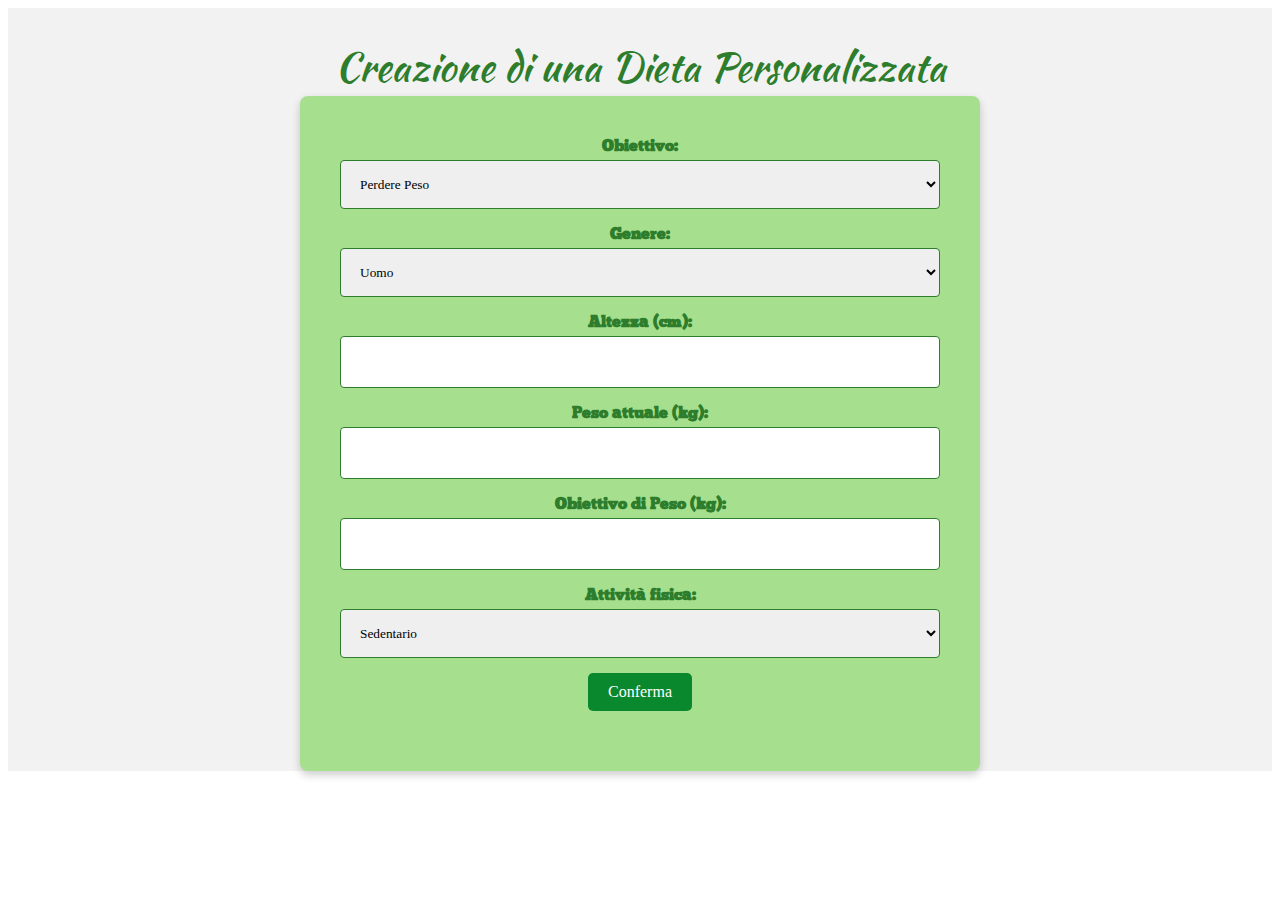
<file: src/start.html>
<!DOCTYPE html>
<html lang="it">
<head>
    <meta charset="UTF-8">
    <meta name="viewport" content="width=device-width, initial-scale=1.0">
    <title>Creazione Dieta</title>
    <link rel="stylesheet" href="style3.css">
    <link rel="icon" type="image/vnd.icon" href="img/logo_webapp_MangioSano.png">
</head>
<body>
    <div class="div">
    <div class="body_prova">
    <div class="body_form_obb">
    <div class="title_obb">Creazione di una Dieta Personalizzata</div>

    <div class="container">
        <form action="../php/obb_conn.php" method="POST">
            
            <!-- Obiettivo -->
            <label for="obiettivo">Obiettivo:</label>
            <select name="obiettivo" id="obiettivo" required>
                <option value="1">Perdere Peso</option>
                <option value="2">Aumentare Peso</option>
                <option value="3">Mantenere Peso</option>
            </select>

            <!-- Genere -->
            <label for="genere">Genere:</label>
            <select name="genere" id="genere" required>
                <option >Uomo</option>
                <option >Donna</option>
            </select>

            <!-- Altezza -->
            <label for="altezza">Altezza (cm):</label>
            <input type="number" name="altezza" id="altezza" required min="50" max="250" step="1">

            <!-- Peso attuale -->
            <label for="peso">Peso attuale (kg):</label>
            <input type="number" name="peso" id="peso" required step="1">

            <!-- Obiettivo di peso -->
            <label for="pesoObiettivo">Obiettivo di Peso (kg):</label>
            <input type="number" name="pesoObiettivo" id="pesoObiettivo" required step="1">

            <!-- Livello di attività fisica -->
            <label for="attivita">Attività fisica:</label>
            <select name="attivita" id="attivita" required>
                <option value="1">Sedentario</option>
                <option value="2">Leggermente Attivo</option>
                <option value="3">Moderatamente Attivo</option>
                <option value="4">Molto Attivo</option>
                <option value="5">Estremamente Attivo</option>
            </select>
            <input type="hidden" name="username" id="usernameHidden">

            <!-- Pulsante di conferma -->
            <button class="hover-button" type="submit">Conferma</button>
        
        </form>
    </div>
</div>

<script>
    // Funzione per ottenere i parametri della URL
    function getUrlParameter(name) {
        const urlParams = new URLSearchParams(window.location.search);
        return urlParams.get(name);
    }

    // Prendi il valore di username dalla URL e inseriscilo nel campo nascosto
    document.getElementById("usernameHidden").value = getUrlParameter("user");
</script>
</div>
</div>

</body>
</html>
</file>
<file: src/style3.css>
@font-face {
    font-family: 'KaushanScript-Regular';
    src: url(KaushanScript-Regular.otf);
}
@font-face {
  font-family: 'ChunkFive-Regular';
  src: url(ChunkFive-Regular.otf);
}
@font-face {
  font-family: 'Rubik-Medium';
  src: url(Rubik-Medium.ttf);
}
@font-face {
  font-family: 'Exo';
  src: url(Exo-Light.otf);
}

@font-face {
  font-family: KaushanScript-Regular;
  src: url(KaushanScript-Regular.otf);
}
@font-face {
  font-family: PlayfairDisplay-Regular;
  src: url(PlayfairDisplay-Regular.otf);
}

@font-face {
font-family: AbrilFatface-Regular;
src: url(AbrilFatface-Regular.otf);
}



.body_index {
padding-top: 10px;
 position: relative;
  background-color: #f4f4f4;
  background-image: url('img/healthy_title.jpg');
  max-height: 800px;
  background-repeat: no-repeat;
  background-attachment: fixed;
  background-size: cover; 
  z-index: 0;
  
}  /* Aggiungi un overlay semi-trasparente sopra l'immagine */
.body_index::before {
  content: ""; /* Necessario per creare un pseudo-elemento */
  position: absolute; /* Posiziona l'overlay sopra il contenuto */
  top: 0;
  left: 0;
  right: 0;
  bottom: 0;
  background: rgba(134, 133, 133, 0.3); /* Aggiungi un colore trasparente (nero con 50% di opacità) */
  z-index: -1; /* Posiziona l'overlay dietro il contenuto del div */
}
.titolo_index{
  font-family: "Montserrat", sans-serif;
    color: #014401;
  width: 100%;
  text-align: center;
  font-size: 80px;
 background-color: white;

}

.btn_invia_login {
  background-color: #04AA6D;
  color: #ffffff;
  border: none;
  padding: 10px 20px;
  font-size: 17px;
  font-family: Raleway;
  cursor: pointer;
}

.btn_invia_login:hover {
  opacity: 0.8;
}


/* Stile per il contenitore del bottone */
.login_btn {
position: absolute;
left: 5%;
top: 5%;
font-size: 16px;
transition: transform 0.3s ease;
}

/* Rimuove il comportamento di stile di default del link */
.login_btn a {
text-decoration: none;   /* Rimuove la sottolineatura del link */
}

/* Stile per il bottone */
.login_btn button {
padding: 12px 24px;         /* Dimensioni coerenti e adattabili */
font-size: 16px;
color: #fff;
background-color: rgb(32, 100, 28);
border: none;
border-radius: 5px;
cursor: pointer;
text-align: center;
display: flex;               /* Per allineare l'icona correttamente */
align-items: center;        /* Allinea l'icona verticalmente */
justify-content: center;    /* Centra l'icona orizzontalmente */
transition: background-color 0.3s ease, transform 0.3s ease;
}

/* Effetto hover sul bottone */
.login_btn button:hover {
background-color: #29972e;   /* Colore leggermente più scuro al passaggio */
transform: scale(1.05);    /* Effetto leggero di ingrandimento */
}

/* Stile per rendere il pulsante più accessibile su dispositivi mobili */
@media (max-width: 768px) {
.login_btn button {
    padding: 10px 20px;      /* Riduzione delle dimensioni del padding */
    font-size: 14px;         /* Font leggermente più piccolo su schermi piccoli */
}
}

/* Stile per il contenitore del bottone */
.back_btn {
position: absolute;
left: 90%;
top: 5%;
font-size: 16px;
transition: transform 0.3s ease;
}

/* Rimuove il comportamento di stile di default del link */
.back_btn a {
text-decoration: none;   /* Rimuove la sottolineatura del link */
}

/* Stile per il bottone */
.back_btn button {
padding: 12px 24px;         /* Dimensioni coerenti e adattabili */
font-size: 16px;
color: #fff;
background-color: rgb(32, 100, 28);
border: none;
border-radius: 5px;
cursor: pointer;
text-align: center;
display: flex;               /* Per allineare l'icona correttamente */
align-items: center;        /* Allinea l'icona verticalmente */
justify-content: center;    /* Centra l'icona orizzontalmente */
transition: background-color 0.3s ease, transform 0.3s ease;
}

/* Effetto hover sul bottone */
.back_btn button:hover {
background-color:#29972e;    /* Colore leggermente più scuro al passaggio */
transform: scale(1.05);    /* Effetto leggero di ingrandimento */
}

/* Stile per rendere il pulsante più accessibile su dispositivi mobili */
@media (max-width: 768px) {
.back_btn button {
    padding: 10px 20px;      /* Riduzione delle dimensioni del padding */
    font-size: 14px;         /* Font leggermente più piccolo su schermi piccoli */
}
}

.descr{
  font-family: 'Muli', sans-serif;
  width: 400PX;   
   border: 2px solid #2e8b57;
  line-height: 1.7;
  border-radius: 7px;
  background-color: #d2f0be;
  padding-left: 10px;
  padding-right: 10px; /* Aggiungi padding a destra per equilibrare */
  padding-top: 20px; /* Aggiungi un po' di padding sopra */
  padding-bottom: 20px; /* Aggiungi un po' di padding sotto */
  margin: 20px;
}

.button_center {
display: flex;
justify-content: center; /* Centra il bottone orizzontalmente */
align-items: center;     /* Centra il bottone verticalmente */
margin-top: 20px;        /* Aggiungi margine in cima per distanziare il bottone dal testo */
text-align: center; 
cursor: pointer;     /* Assicurati che il testo dentro il bottone sia centrato */
}

.hover-button {
font-size: 16px;
color: #fff;
background-color: #0a882e;
border: none;
border-radius: 5px;
cursor: pointer;
padding: 10px 20px; /* Aggiungi padding per dimensionare meglio il bottone */
transition: background-color 0.3s, transform 0.3s;
margin-bottom: 20px;

}

.hover-button:hover {
background-color: #0056b3;
transform: scale(1.1);
}

.footer-container {
          font-family: AbrilFatface-Regular;
          background-color: #ffffff;
          font-size: 16px;
          color: #0a882e;
          height: 250px;
          display: flex;
          justify-items: flex-end;
  justify-content: space-between;
  margin-top: auto;  /* Spinge il footer alla fine del contenuto */
  padding: 10px;   
      }
      
      .footer-links ul {
          column-count: 1;

          list-style-type: none;
          padding: 0;
      }
      
      .footer-links ul li {
          margin-bottom: 10px;
      }
      
      .footer-links ul li a {
      color: #0a882e;
      text-decoration: none;
      }
      
      .footer-links ul li a:hover {
          text-decoration: underline;
      }
      
      .footer-social a {
          column-count: 3;
          column-gap: 7px;
          text-align: right;
          margin-right: 15px;
      }
      
      .footer-social a img {
          width: 24px;
          height: 24px;
      }
      
      .footer-copyright {
          font-size: 14px;
          text-align: center;
          width: 100%;
          display: flex;
          justify-items: flex-start;
          justify-content: center;
          background-color: white;
      }
      #map {
        border-radius: 4px;
          margin-top: 20px;
          height: 200px;
          width: 40%;
      }
     .regform_div{
      background-color: transparent;
      display: flex;                /* Imposta Flexbox */
      justify-content: center;      /* Centra orizzontalmente */
      align-items: center;          /* Centra verticalmente */
      height: 700px;              
     }
/* Il form all'interno del contenitore */
#regForm {
background-color: #ffffff;    /* Colore di sfondo del form */
  border-radius: 10px;          /* Bordo arrotondato per il form */
  padding: 40px;                /* Distanza tra il bordo e il contenuto del form */
  font-family: Raleway, sans-serif;
  width: 50%;                   /* Imposta una larghezza fissa  */
  min-width: 300px;             /* Imposta una larghezza minima */
  box-shadow: 0px 4px 6px rgba(0, 0, 0, 0.1); /* Aggiungi un'ombra al form per distaccarlo dallo sfondo */
}

        
        h1 {
          text-align: center;  
        }
        
        input {
          padding: 10px;
          width: 100%;
          font-size: 17px;
          font-family: Raleway;
          border: 1px solid #aaaaaa;
        }
        
        input.invalid {
          background-color: #ffdddd;
        }
        
        .tab {
          display: none;
        }
        
        button {
          background-color: #04AA6D;
          color: #ffffff;
          border: none;
          padding: 10px 20px;
          font-size: 17px;
          font-family: Raleway;
          cursor: pointer;
        }
        
        button:hover {
          opacity: 0.8;
        }
        
        #prevBtn {
          background-color: #bbbbbb;
        }
        
        .step {
          height: 15px;
          width: 15px;
          margin: 0 2px;
          background-color: #bbbbbb;
          border: none;  
          border-radius: 50%;
          display: inline-block;
          opacity: 0.5;
        }
        
        .step.active {
          opacity: 1;
        }
        
        .step.finish {
          background-color: #04AA6D;
        }

        .register_link{
          text-align: center;
          color: #0a882e;
          text-decoration: none;
        }
        .register_link a{
          color: #0a882e;
          
        }

.chi_siamo {
margin: 0;
padding: 0;
box-sizing: border-box;
font-family: Arial, sans-serif;
}

.chisiamo_body {
background-color: #f0fff0; /* Bianco verdastro */
display: flex;
justify-content: center;
align-items: center;
min-height: 100vh;
}

.container {
width: 90%;
max-width: 800px;
text-align: center;
}

header {
margin-bottom: 2rem;
}

header h1 {
color: #2e8b57; /* Verde scuro */
font-size: 2.5rem;
margin-bottom: 0.5rem;
}

header p {
text-align: center;

color: #333;
font-size: 1.2rem;
}

.about-us {
display: flex;
flex-direction: column;
gap: 1.5rem;
}

.card_left {
width: 40%;
background-color: white;
border: 2px solid #2e8b57;
border-radius: 8px;
padding: 1.5rem;
box-shadow: 0 4px 8px rgba(0, 0, 0, 0.1);
}

.card_left h2 {
color: #2e8b57;
font-size: 1.5rem;
margin-bottom: 0.8rem;
}

.card_left p {
color: #555;
font-size: 1rem;
line-height: 1.5;
}
.card_right {
width: 40%;
margin-left: 60%;
background-color: white;
border: 2px solid #2e8b57;
border-radius: 8px;
padding: 1.5rem;
box-shadow: 0 4px 8px rgba(0, 0, 0, 0.1);
}

.card_right h2 {
color: #2e8b57;
font-size: 1.5rem;
margin-bottom: 0.8rem;
}

.card_right p {
color: #555;
font-size: 1rem;
line-height: 1.5;
}

/* Responsività */
@media (max-width: 768px) {
.card_left {
    padding: 1rem;
}
.card_right {
  padding: 1rem;
}

header h1 {
    font-size: 2rem;
}
}

.sfondo1{
    position: absolute;
    top: 0;
    left: 0;
    width: 100%;
    height: 100%;
    background-size: cover;
    background-position: center; 
    background-repeat: no-repeat;
    z-index: -1; 
    background-image: url(img/acqua.png);
}

.titolo{
    color:#4891d4a2;
    font-family: KaushanScript-Regular;
    font-size: 72px;
    width: auto;
    height: auto;
    text-align: center;
}

.container_button{
  top:20%;
  width: 60%;
  height: 70%;
  left: 20%;
  right: 20%;
  background-color: #2a649ba2;   
  position: absolute;      
  border-radius: 10%; 
}

  .button_round_minus {
    position: absolute;
    width: 100px;               
    height: 100px;  
    top: 35%;   
    border-radius: 50%;  
    left: 10%;   
    font-family: Impact, Haettenschweiler, 'Arial Narrow Bold', sans-serif;
    margin: 4px 2px;
    background-color: rgb(6, 175, 253);
    text-decoration: none;  
    display: inline-block;     
    padding: 20px;
    color: white;             
    border: none;           
    cursor: pointer;             
    font-size: 50px;             
    text-align: center;          
    line-height: 100px;         
    transition: background-color 0.3s, transform 0.3s;         
  }
  
  .button_round_plus {
    width: 100px;               
    height: 100px;  
    top: 35%;   
    border-radius: 50%;  
    right: 10%;   
    padding: 20px;
    position: absolute;   
    font-family: Impact, Haettenschweiler, 'Arial Narrow Bold', sans-serif;
    margin: 4px 2px;
    background-color: rgb(6, 175, 253);
    text-decoration: none;  
    display: inline-block;     
    color: white;             
    border: none;          
    cursor: pointer;             
    font-size: 50px;             
    text-align: center;          
    line-height: 100px;         
    transition: background-color 0.3s, transform 0.3s;           
  }

  .button_round_minus:hover {
    background-color: #62f3db;
    transform: scale(1.1);
  }
  .button_round_plus:hover {
    background-color: #62f3db;
    transform: scale(1.1);
  }
  .button {
    position: absolute;
    left: 37%;
    right: 35%;
    width: 20%;
    top: 60%;
    font-family: Rubik-Medium;
    background-color: rgb(6, 175, 253);
    border: none;
    color: rgb(255, 255, 255);
    padding: 15px 32px;
    text-align: center;
    font-size: 16px;
    margin: 4px 2px;
    cursor: pointer;
  }

  .button:hover {
    background-color: #62f3db;
    transform: scale(1.1);
  }

 .litri{
  padding: 0.01%;
  position: absolute;
  left:35%;
  right: 45%;;
  top:20%;
  height: 30%;
  width: 30%;
  font-family: KaushanScript-Regular;
  font-size: 500%;
  color: #ffffffd7;
  display: flex;
  justify-content: center;
  background-color: #2a649b00;
 }

 .sfondo2{
  position: absolute;
  top: 0;
  left: 0;
  width: 100%;
  height: 100%;
  background-size: cover;
  background-position: center; 
  background-repeat: no-repeat;
  z-index: -1; 
background-image: url(img/weight.png);
}

 .peso{
  padding: 0.01%;
  position: absolute;
  left:35%;
  right: 45%;;
  top:20%;
  height: 30%;
  width: 30%;
  font-family: KaushanScript-Regular;
  font-size: 500%;
  color: #ffffffd7;
  display: flex;
  justify-content: center;
  background-color: #2a649b00;
 }

 .titolo1{
  color:#fd9b2bd8;
  font-family: "Montserrat", sans-serif;
  font-size: 72px;
  width: auto;
  height: auto;
  text-align: center;
}

.container1 {
  width: 80%;
  padding: 20px;
  margin: 20px auto 20px auto; /* Spaziatura verticale e centratura orizzontale */
  background-color: #61da297a;   
  border-radius: 10px; 
  position: relative; /* Assicurati che tutto dentro rimanga all'interno */
    overflow: hidden; 
}

.titolo_lista{
  display: flex;
  justify-content: center;
  font-family: 'lucida sans unicode';
  padding: 20px;
  font-size: 25px;
}

.alimenti{
  display: flex;
  background-color: #60c23200;
  color:rgb(0, 0, 0);
  font-family:'garamond';
  flex-direction: column; /* Allinea gli elementi in una colonna */
  height: 70%;
  width: 60%;
  margin: 0 auto; /* Centra il contenitore sullo schermo */
  padding: 10px;
}
#alimentList a {
  text-decoration: none;
  color: #000;
}

#alimentList a:hover {
  text-decoration: underline;  
}
.alimenti ul {
  font-size: 30px; /* Dimensione del testo */
  display: flex; /* Dispone il testo e il bottone sulla stessa riga */
  justify-content: space-between; /* Spinge il bottone "x" a destra e il testo a sinistra */
  align-items: center; /* Allinea verticalmente il testo e il bottone */
  margin: 10px 0; /* Distanza tra gli elementi */
  width: 100%; /* Rende il li largo quanto il suo contenitore */
}

.alimenti li {
  font-size: 30px; /* Dimensione del testo */
  display: flex; /* Usa flex per disporre il testo e il bottone sulla stessa riga */
  justify-content: space-between; /* Spinge il bottone 'x' a destra */
  align-items: center; /* Allinea verticalmente il testo al centro */
  margin: 10px 0;           /* Distanza tra gli elementi */
  font-size: 30px;          /* Dimensione del testo */
  width: 100%;
}



.remove-btn {
  background: transparent;  /* Rimuove il background */
  border: none;  /* Rimuove i bordi */
  color: #000;  /* Imposta il colore del testo  */
  font-weight: bold;  /* Rende il testo in grassetto */
  font-size: 30px;  /* Imposta la dimensione della "x"  */
  cursor: pointer;  /* Cambia il cursore in un puntatore quando si passa sopra */
  padding: 0px;  /* Rimuove il padding */
  line-height: 1;  /* Imposta l'altezza della linea per migliorare l'allineamento */
}

.remove-btn:hover {
  color: red;  /* Cambia colore quando il bottone è hoverato  */
  text-decoration: none;  /* Rimuove qualsiasi decorazione, come sottolineatura */
  transform: scale(1.1);
}

.div_btn_savealiment{
  display: flex;
  justify-content: center;
}
.btn_savealiment {
  text-align: center;
  background-color: #2f7533; /* Colore di sfondo verde */
  border-radius: 10px; /* Angoli arrotondati più evidenti */
  height: 60px; /* Altezza un po' più equilibrata */
  width: 150px; /* Larghezza più generosa per il testo */
  color: #fff; /* Colore del testo bianco */
  font-size: 16px; /* Un po' più grande per una leggibilità migliore */
  font-weight: bold; /* Testo in grassetto */
  text-transform: uppercase; /* Trasforma il testo in maiuscolo */
  letter-spacing: 1px; /* Spaziatura tra le lettere per un effetto più arioso */
  border: none; /* Nessun bordo visibile */
  cursor: pointer; /* Aggiungi il cursore pointer per suggerire che è cliccabile */
  transition: all 0.3s ease; /* Transizione dolce per gli effetti */
  display: inline-block;
  box-shadow: 0 4px 6px rgba(0, 0, 0, 0.1); /* Leggera ombra per far risaltare il bottone */
}

.btn_savealiment:hover {
  background-color: #24833b; /* Colore più scuro al passaggio del mouse */
  transform: scale(1.1); /* Piccola animazione di sollevamento */
  box-shadow: 0 6px 12px rgba(0, 0, 0, 0.15); /* Ombra più intensa quando si passa sopra */
}

.btn_savealiment:active {
  background-color: #1f6e30; /* Colore ancora più scuro quando si clicca */
  transform: translateY(1px); /* Effetto di "pressione" al click */
}

.assunzione {
  background-color: #4f962e3f;
  height: 30%;
  width: 96%;  /* Se vuoi un margine sui lati, assicurati che abbia una larghezza definita */
  margin: 20px auto 20px auto;  /* Spazio di 20px dal fondo */
  border-radius: 5px;
  box-shadow: 0 0 30px 10px rgba(0, 0, 0, 0.425);
  padding: 20px;
  box-sizing: border-box;
}

.title {
  font-size: 18px;
  font-weight: bold;
  margin-bottom: 10px;
}

.calories {
  display: flex;
  justify-content: space-between;
  margin-bottom: 20px;
  font-weight: bold;
}

.progress-bar {
  height: 8px;
  border-radius: 4px;
  background-color: #eaeaea;
  margin-top: 10px;
  position: relative;
}

.progress-bar div {
  height: 100%;
  border-radius: 4px;
}

.progress-green {
  width: 0%;
  background-color: #4caf50;
}

.macros {
  display: flex;
  justify-content: space-between;
  margin-top: 20px;
  gap: 40px;
}

.macro {
  text-align: center;
  flex: 1;
}

.macro .label {
  font-size: 14px;
  margin-bottom: 5px;
}

.macro .amount {
  font-weight: bold;
}

.progress-bar-orange {
  width: 0%;
  background-color: #ff9800;
}

.progress-bar-pink {
  width: 0%;
  background-color: #e91e63;
}

.progress-bar-purple {
  width: 0%;
  background-color: #9c27b0;
}


.body_form_obb {
  font-family: Arial, sans-serif;
  background-color: #f2f2f2;
  display: flex;
  flex-direction: column;
  align-items: center;
  margin: 0;
  padding: 0;
}

/* Stile del titolo */
.title_obb {
  font-family: KaushanScript-Regular;
  color: #2d7d2c;
  margin-top: 30px;
  font-size: 40px;
}

/* Stile del contenitore del form */
.container {
  background-color: #a6e08e;
  border-radius: 8px;
  padding: 40px;
  width: 600px;
  box-shadow: 0 4px 8px rgba(0, 0, 0, 0.2);
  display: flex;
  flex-direction: column;
  align-items: center;
}

/* Stile dei campi del form */
label {
  font-family: ChunkFive-Regular;
  color: #2d7d2c;
  margin-top: 10px;
  font-weight: bold;
}

input[type="number"],
select {
  font-family: Georgia, 'Times New Roman', Times, serif;
  width: 100%;
  padding: 15px;
  margin: 5px 0 15px;
  border: 1px solid #2d7d2c;
  border-radius: 4px;
  box-sizing: border-box;
}

/* Stile del pulsante di conferma */
.button_sub {
  width: 30%;
  margin-left: 35%;
  padding: 10px;
  color: #ffffff;
  background-color: #2d7d2c;
  border: none;
  border-radius: 4px;
  font-size: 16px;
  cursor: pointer;
}

.button_sub:hover {
  background-color: #1e5820;
}

.result-box {
  width: 80%;
  margin: 20px auto;
  padding: 20px;
  background-color: #f4f4f4;
  border-radius: 8px;
  box-shadow: 0px 0px 10px rgba(0, 0, 0, 0.1);
  text-align: center;
}

.result-box div {
  font-size: 18px;
  font-weight: bold;
  margin-bottom: 10px;
}

.result-box div:last-child {
  margin-bottom: 0;
}


/* Corpo della pagina */
.body_intro {
  overflow-x: hidden;
  font-family: 'Arial', sans-serif;
  background-color: #f7f7f7;
  color: #333;
  margin: 0;
  padding: 0;
}

/* Profilo Utente */
.container-user {
  background-color: #e0f2f1;
  padding: 20px;
  text-align: center;
  margin-bottom: 20px;
}

.user-profile {
  background-color: #ffffff;
  border-radius: 15px;
  box-shadow: 0 4px 10px rgba(0, 0, 0, 0.1);
  padding: 20px;
  display: inline-block;
}

.user-avatar img {
  width: 50px;
  height: 50px;
  border-radius: 50%;
  margin-bottom: 10px;
}

.username {
  font-size: 24px;
  font-weight: bold;
  color: #2f7533;
}

/* Nuovo contenitore per i grafici (sfondo verdino e centrato) */
.graphs-container {
  background-color: #c1fcbe; /* Sfondo verdino */
  padding: 40px;
  display: none;
  margin: 0 auto;
  width: 80%; /* Larghezza fissa per il contenitore dei grafici */
  border-radius: 15px;
  box-shadow: 0 4px 10px rgba(0, 0, 0, 0.1);
  position: relative;
  justify-content: space-around;
  align-items: center;
  flex-wrap: wrap;
  gap: 20px;

}
.graphs-container.show{
  display: block;
}

/* Grafici (pie e bar) */
.container-graphs {
  display: flex;
  justify-content: space-around; /* Modificato da space-between a space-around */
  align-items: center;
  flex-wrap: wrap;
  margin-top: 40px;
  width: 100%; /* Assicurati che il contenitore occupi tutto lo spazio disponibile */
  max-width: 1200px;
  
}

/* Titoli dei grafici */
.titolo_rip, .titolo_mac {
  font-size: 18px;
  font-weight: bold;
  color: #2f7533;
  text-align: center;
  margin-bottom: 10px;
}

/* Grafico a torta */
.pie-chart {
  width: 200px;
  height: 200px;
  border-radius: 50%;

}
.pie-chart-section {
  display: flex;
  flex-direction: column;
  align-items: center;
  margin-top: 20px;
}

/* Legenda */
.legend {
  font-family: serif;
  margin-top: 20px;
}

.legend-item {
  display: flex;
  align-items: center;
  margin-bottom: 5px;
}

.legend-color {
  width: 15px;
  height: 15px;
  margin-right: 8px;
  border-radius: 3px;
}

.legend-text {
  font-family: serif;
  font-size: 15px;
}

.proteine { background-color: #4CAF50; }
.carboidrati { background-color: #FF9800; }
.grassi { background-color: #f44336; }

/* Grafico a barre */
.bar-chart-section {
  display: flex;
  flex-direction: column;
  align-items: center;
  margin-top: 20px;
}

.chart-container {
  display: flex;
  align-items: flex-end;
  justify-content: space-between;
  width: 100%;
  max-width: 300px;
  height: 200px;
  border-left: 2px solid #333;
  border-bottom: 2px solid #333;
  position: relative;
  margin-bottom: 10px;
}

.chart-bar {
  width: 20%;
  display: flex;
  align-items: flex-end;
  justify-content: center;
  position: relative;
  border-radius: 4px;
}

.chart-bar span {
  position: absolute;
  bottom: 100%;
  margin-bottom: 5px;
  font-weight: bold;
}

.chart-bar.proteine { background-color: #4CAF50; }
.chart-bar.carboidrati { background-color: #FF9800; }
.chart-bar.grassi { background-color: #f44336; }

/* Etichette Y (asse verticale) */
.y-axis-labels {
  position: absolute;
  left: -40px;
  bottom: 0;
  display: flex;
  flex-direction: column;
  justify-content: space-between;
  height: 100%;
  font-size: 0.9em;
}

/* Etichette sotto le barre */
.chart-labels {
  display: flex;
  justify-content: space-between;
  width: 100%;
  font-size: 14px;
  font-weight: bold;
  color: #333;
}

.chart-label {
  text-align: center;
  width: 33%;
}

.meal-box {
  background-color: #ffffff;
  border-radius: 10px;
  padding: 20px;
  width: 100%;
  text-align: center;
  box-shadow: 0 4px 10px rgba(0, 0, 0, 0.1);
  transition: transform 0.3s;
  font-size: 25px;
  font-weight: bold;
  cursor: pointer;
  color: #4CAF50;
  margin-left: -20px;
}

.meal-box:hover {
  transform: translateY(-5px);
}


.plus-icon {
  font-size: 30px;
  color: #4CAF50;
  cursor: pointer;
}
/* Contenitore per la sezione delle azioni */
.action-container {
  display: flex;
  flex-direction: column;
  align-items: center;
  margin-bottom: 20px;
}

/* Contenitore per le box di visualizzazione attuale */
.action-display-container {
  display: flex;
  justify-content: center;
  gap: 20px;
  margin-bottom: 15px;
}

/* Stile delle box di visualizzazione attuale */
.current-value-box {
  background-color: #e0f7fa; /* Colore di sfondo leggero */
  color: #00796b; /* Colore del testo per contrasto */
  border: 1px solid #00796b;
  border-radius: 8px;
  padding: 10px 20px;
  font-size: 16px;
  font-weight: bold;
  text-align: center;
  min-width: 150px; /* Larghezza minima per mantenere uniformità */
  box-shadow: 0px 2px 5px rgba(0, 0, 0, 0.1); /* Ombra leggera */
}

/* Contenitore per i pulsanti */
.action-buttons {
  display: flex;
  justify-content: center;
  gap: 20px;
}

/* Stile dei pulsanti */
.action-btn {
  padding: 10px 20px;
  font-size: 14px;
  cursor: pointer;
  background-color: #4CAF50;
  color: white;
  border: none;
  border-radius: 5px;
  box-shadow: 0px 2px 5px rgba(0, 0, 0, 0.1);
  transition: background-color 0.3s;
}

.action-btn:hover {
  background-color: #388E3C;
}


.action-btn:hover {
  background-color: #45a049;
}

/* Totali */
.container-totals {
  background-color: #ffffff;
  padding: 20px;
  border-radius: 15px;
  box-shadow: 0 4px 10px rgba(0, 0, 0, 0.1);
  margin-top: 40px;
}

.totals-list {
  list-style-type: none;
  padding: 0;
}

.totals-list li {
  font-size: 18px;
  margin-bottom: 10px;
  color: #333;
}
.totals-list li.calories{
font-size: 20px;
}
.totals-list li.carbo{
  font-size: 20px;
  }
  .totals-list li.protein{
    font-size: 20px;
    }
    .totals-list li.fat{
      font-size: 20px;
      }
.container_d {
  width: 100%;
  max-width: 1200px;
  margin: 0 auto;
  padding: 20px;
  display: flex;
  justify-content: space-between;
  align-items: center;
  position: relative;
}

.days-container {
  display: flex;
  align-items: center;
  justify-content: flex-start;  /* Allinea i giorni a sinistra */
  overflow-x: auto;             /* Abilita lo scroll orizzontale */
  width: 100%;                  /* Utilizza tutta la larghezza disponibile */
  background-color: #fff;
  border-radius: 8px;
  box-shadow: 0 2px 8px rgba(0, 0, 0, 0.1);
  padding: 10px 20px;
  scroll-behavior: smooth;      /* Aggiungi una transizione per lo scroll fluido */
}

.day {
  padding: 10px 20px;
  margin: 0 15px; /* Aumentato per distanziare meglio i giorni */
  cursor: pointer;
  border-radius: 5px;
  transition: background-color 0.3s ease, color 0.3s ease;
  min-width: 70px; /* Impostato un minimo per la larghezza */
  text-align: center;
}

.day:hover {
  background-color: #d2f7d2;
  color: #2a7d2d;
}

.today {
  background-color: #a1e7a1;
  font-weight: bold;
}


/* Stile per il giorno selezionato */
.day.selected {
  background-color: #5ec761;  /* Colore di sfondo verde per il giorno selezionato */
  color: white;  /* Colore del testo per il giorno selezionato */
}


.calendar-icon {
  cursor: pointer;
  position: absolute;
  right: 20px; /* Posizionato in alto a destra */
  top: 50%;
  transform: translateY(-50%);
}

.calendar-icon img {
  width: 30px;
  height: 30px;
}

.calendar-popup {
  display: none;
  position: fixed;
  top: 50%;
  left: 50%;
  transform: translate(-50%, -50%);
  background-color: #fff;
  padding: 20px;
  box-shadow: 0 4px 16px rgba(0, 0, 0, 0.2);
  border-radius: 8px;
  z-index: 1000;
}

.calendar-popup input {
  padding: 8px;
  border: 1px solid #ccc;
  border-radius: 5px;
  margin-bottom: 10px;
}

.calendar-popup button {
  padding: 8px 16px;
  background-color: #4caf50;
  color: white;
  border: none;
  border-radius: 5px;
  cursor: pointer;
}

.calendar-popup button:hover {
  background-color: #45a049;
}
/* Contenitore della freccia sotto la box */
.arrow-container {
  background-color: #ffffff;
  padding: 5px 0;
  margin-bottom: 5px;
  width: 100%;
  border-radius: 0 0 8px 8px;
  text-align: center;
  cursor: pointer;
  display: flex;
  flex-direction: column;
  align-items: center;
  justify-content: center;
}

/* Stile per la freccia */
.arrow-icon {
  color: #00796b; /* Freccia verde */
  font-size: 24px;
  font-weight: bold;
  line-height: 24px;
  text-align: center;
  transition: transform 0.3s ease;
  display: inline-block;
  border-radius: 4px;
  padding: 2px 4px;
  
}

/* Classe che ruota la freccia verso il basso */
.rotate-down {
  transform: rotate(90deg);
}

/* Contenuto della finestra a tendina */
.dropdown-content {
  display: none;
  background-color: #fafafa;
  box-shadow: 0px 4px 8px rgba(0, 0, 0, 0.1);
  padding: 10px;
  border-radius: 8px;
  margin-top: 5px;
  width: 100%;
  position: relative;
  text-align: left;
}

/* Mostra il menu a tendina */
.dropdown-content.show {
  display: block;
}

/* Lista degli alimenti */
.dropdown-content ul {
  list-style-type: none;
  padding: 0;
  margin: 0;
}

.dropdown-content li {
  padding: 5px 0;
  border-bottom: 1px solid #ddd;
}

.dropdown-content li:last-child {
  border-bottom: none;
}

.div_container{
  
  display: flex;
    justify-content: center;
    height: 30%;
    margin: 20px;
}
.container_search {
  background-color: white;
  margin-top: 10px;
  padding: 20px;
  border-radius: 8px;
  box-shadow: 0 4px 10px rgba(0, 0, 0, 0.1);
  width: 100%;
  max-width: 600px;
  text-align: center;
  position: relative;
}

h1 {
  font-size: 24px;
  margin-bottom: 20px;
}

#search {
  width: 80%;
  padding: 10px;
  font-size: 16px;
  margin-bottom: 10px;
  border-radius: 4px;
  border: 1px solid #ccc;
  
}

#suggestions {
  margin-top: 10px;
  background-color: white;
  border-radius: 5px;
  max-height: 200px;
  overflow-y: auto;
  border-top: 1px solid #ccc;
  margin-top: 10px;
}

.suggestion-item {
  padding: 10px;
  background-color: white;

  cursor: pointer;
  border-bottom: 1px solid #f4f4f4;
}

.suggestion-item:hover {
  background-color: #f0f0f0;
}

.container_menu {
  font-family: 'Arial', sans-serif;
  background-color: #e0f2f1;
  color: #333;
  overflow-x: hidden; /* Evita lo scroll orizzontale */
  display: flex;
  position: absolute;
  top: 20px;
  left: 20px;
}

.menu-button {
 
  cursor: pointer;
  z-index: 1000;
  transition: opacity 0.3s ease; /* Transizione per l'opacità */
}

.bar {
  display: block;
  width: 30px;
  height: 4px;
  background-color: #178138;
  margin: 5px 0;
  transition: all 0.3s ease; /* Transizione fluida per il menu */
}

.side-menu {
  position: fixed;
  top: 0;
  left: -35%;
  width: 35%;
  height: 100%;
  background-color: #318542; /* Colore di sfondo del menu */
  box-shadow: 2px 0 5px rgba(0,0,0,0.5);
  transition: left 0.3s ease;
  z-index: 999;
}

.side-menu ul {
  list-style: none;
  padding: 20px;
}

.side-menu ul li {
  margin: 20px 0;
}

.side-menu a {
  text-decoration: none;
  color: #ecf0f1; /* Colore del testo */
  font-size: 18px;
  padding: 10px;
  border-radius: 5px;
  transition: background 0.3s ease; /* Transizione per il background */
}

.side-menu a:hover {
  background-color: #1a9e23; /* Colore al passaggio del mouse */
}

.side-menu.active {
  left: 0; /* Mostra il menu quando attivo */
}

.content {
  padding: 40px;
  flex: 1; /* Espande il contenuto per riempire lo spazio */
}

h1 {
  color: #0f5604; /* Colore del titolo */
  margin-bottom: 10px;
}

p {
  margin-top: 10px;
  line-height: 1.6; /* Aumenta l'interlinea per una lettura più facile */
  font-size: 16px;
  color: #555; /* Colore del testo del paragrafo */
}

/* Animazione per l'apertura del menu */
@keyframes slideIn {
  from {
      left: -35%;
  }
  to {
      left: 0;
  }
}

/* Animazione per la chiusura del menu */
@keyframes slideOut {
  from {
      left: 0;
  }
  to {
      left: -35%;
  }
}/* Stili Generali */
.body_diete {
  font-family: Arial, sans-serif;
  margin: 0;
  padding: 0;
  background-color: #f7fff7; /* Verde chiaro */
  color: #333;
}

.header_diete {
  font-family: "Montserrat", sans-serif;
  font-size: 70px;
  text-align: center;
  color: #014401;
  padding: 20px 0;
}



h2 {
  font-size: 2em;
  margin-bottom: 15px;
  color: #4caf50;
}

/* Contenitori a Piena Pagina */
.full-page {
  display: none; /* Mostra solo la sezione pertinente */
  height: 600px;
  width: 100vw;
  justify-content: flex-start;
  align-items: center;
  flex-direction: column;
  padding: 20px;
  box-sizing: border-box;
}

/* Testo della Dieta */
.diet-info {

  font-size: 1.5em;
  line-height: 1.8em;
  text-align: center;
  margin-top: 20px;
}

/* Slider */
.slider-container {
  border-radius: 10px;
  height: 80%;
  background-color: #bde09c;
  display: flex;
  position: relative;
  align-items: center;
  justify-content: space-between;
  width: 100%;
  max-width: 90%;
  margin: 0 auto;
}

.slide {
  display: none;
  text-align: center;
}

.slide.active {
  display: block;
}

/* Pulsanti dello Slider */
.slider-btn {
  background: #4caf50;
  color: white;
  border: none;
  padding: 15px 20px;
  font-size: 20px;
  border-radius: 50%;
  cursor: pointer;
  transition: background 0.3s;
  margin: 10px 30px;
  
}

.slider-btn:hover {
  background: #388e3c;
}
</file>
